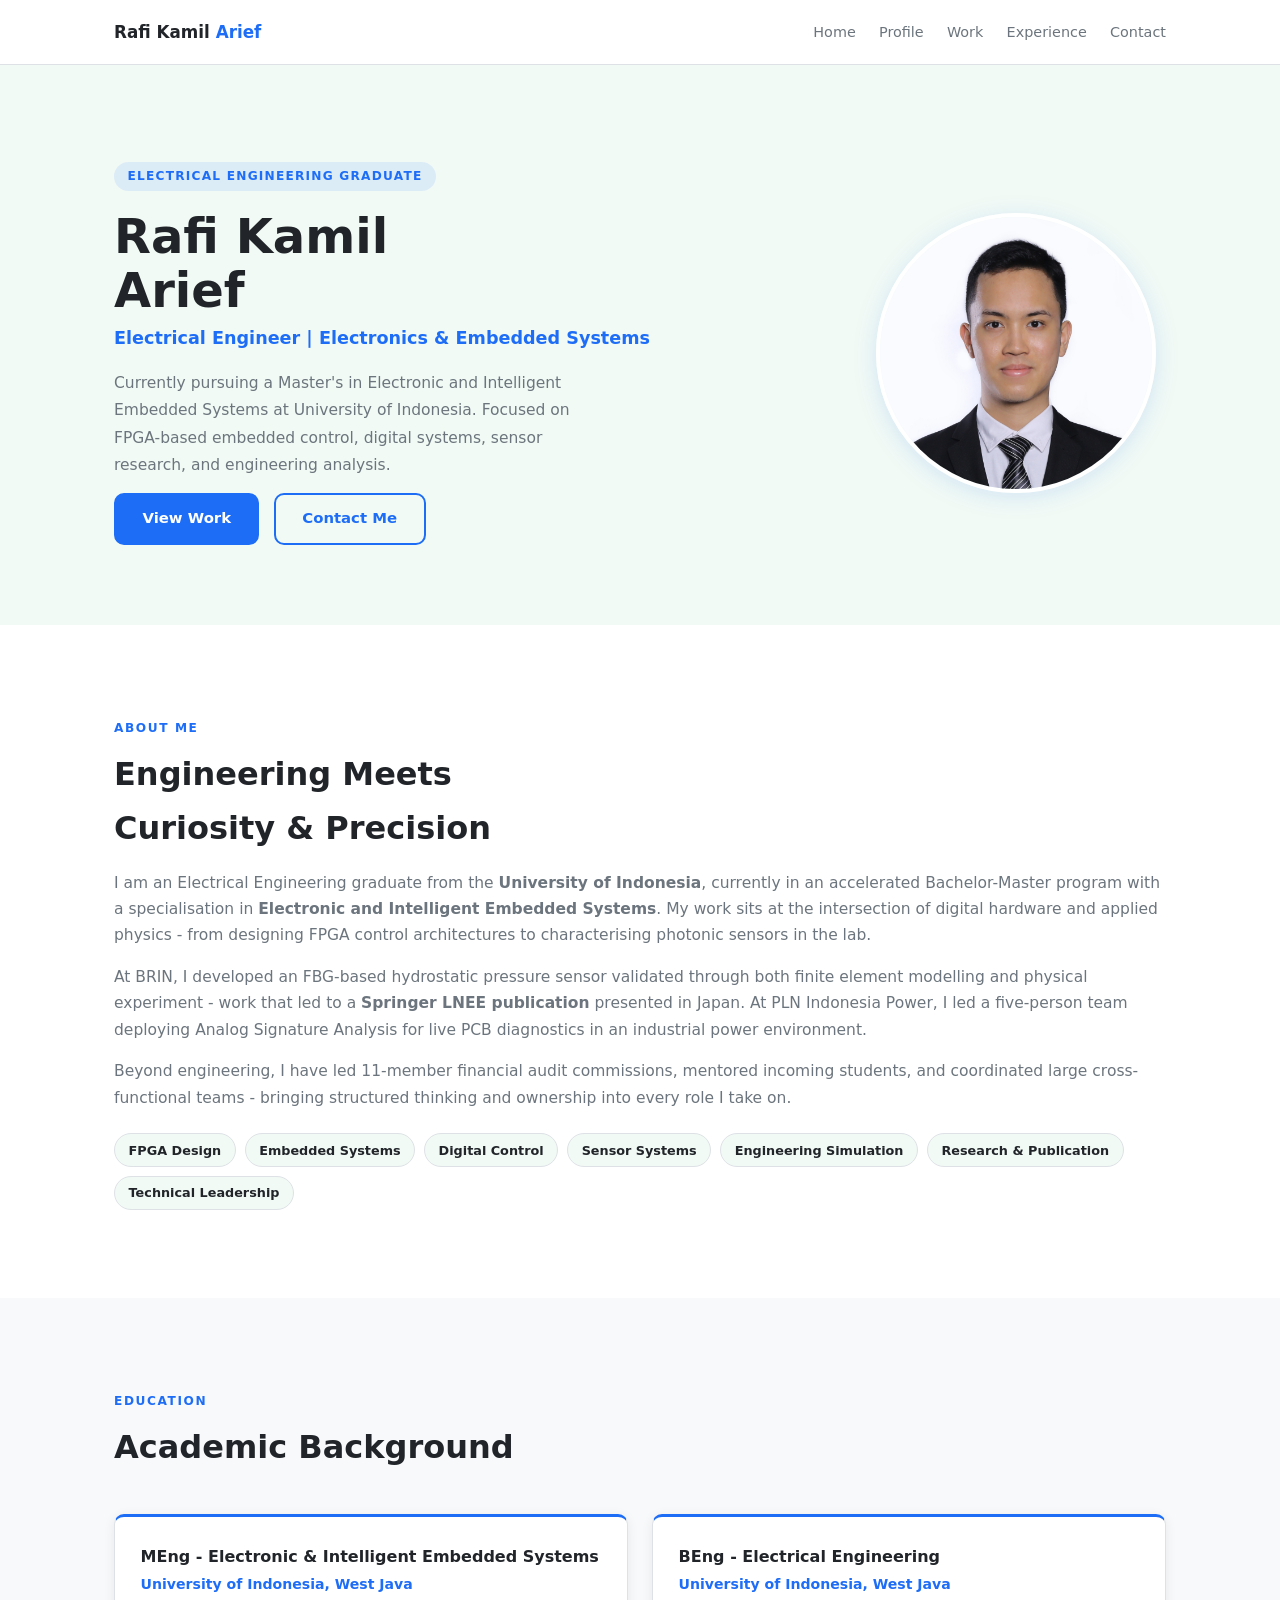
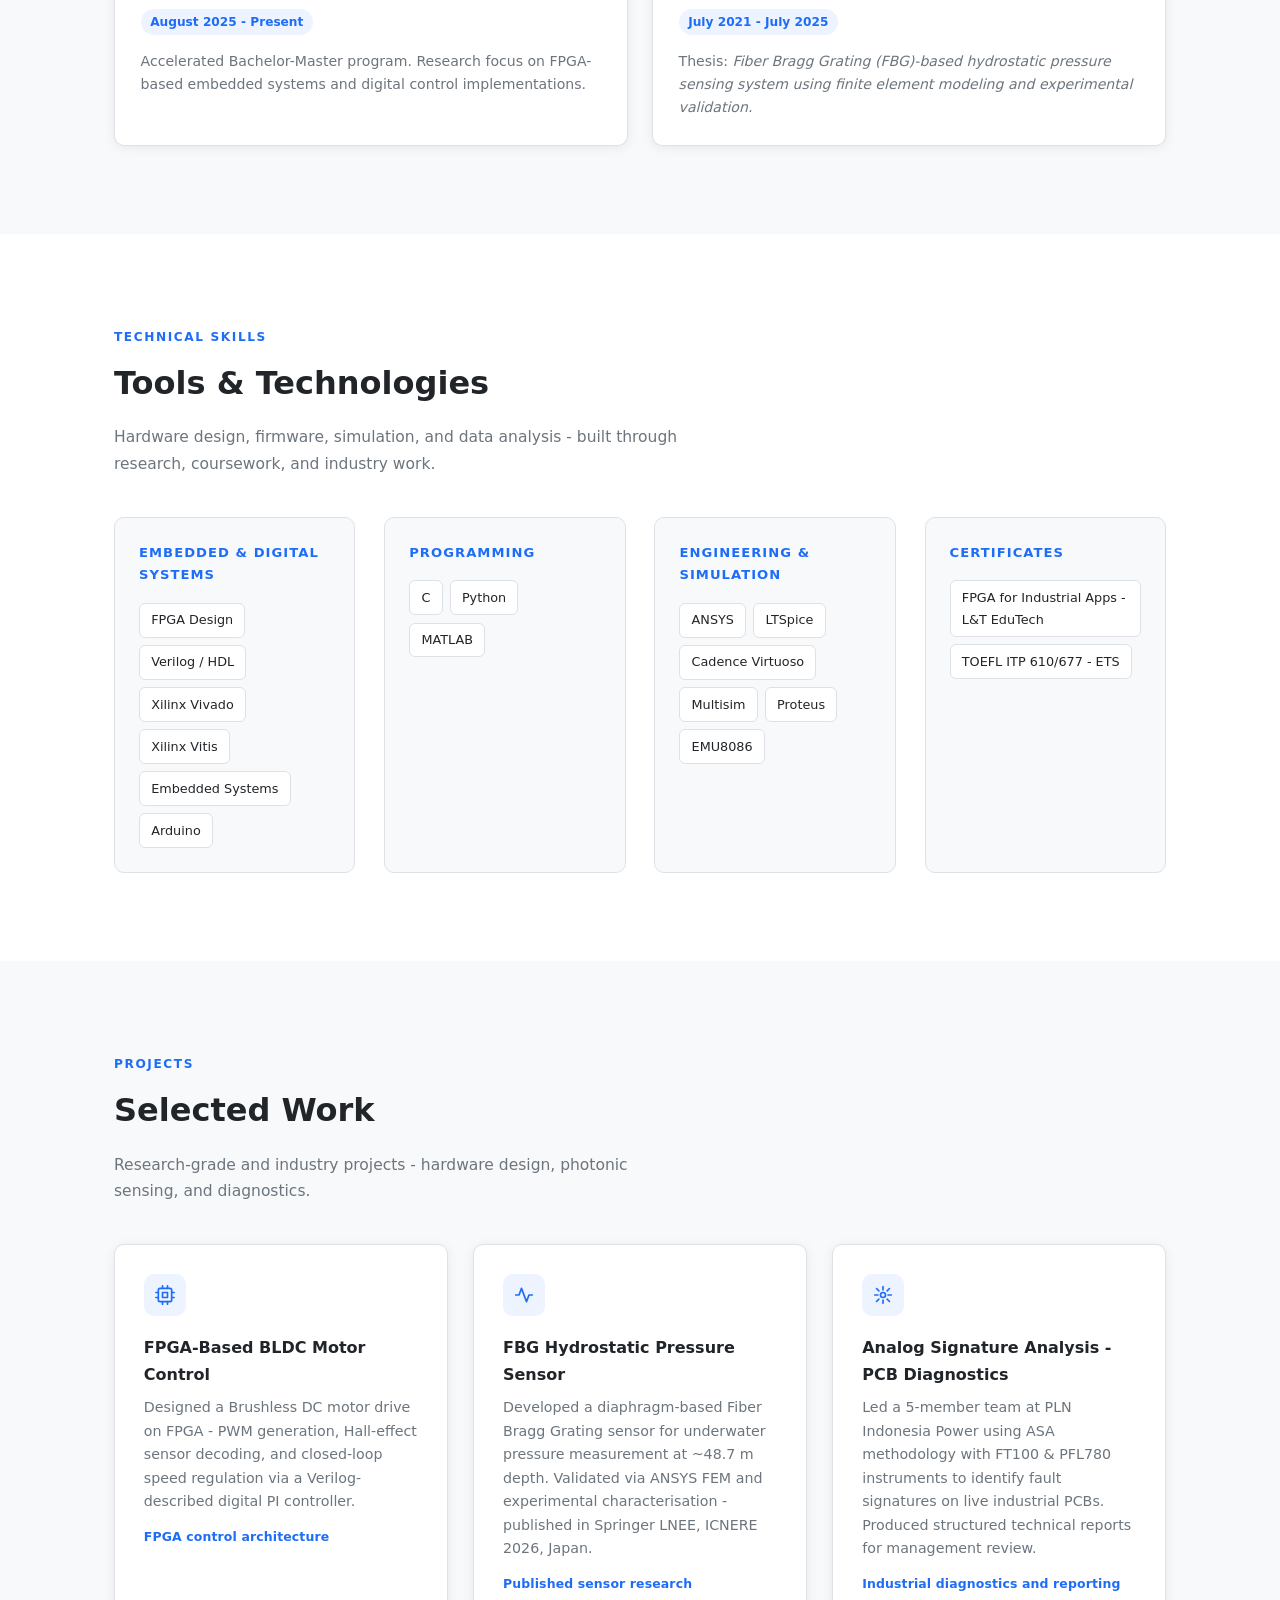
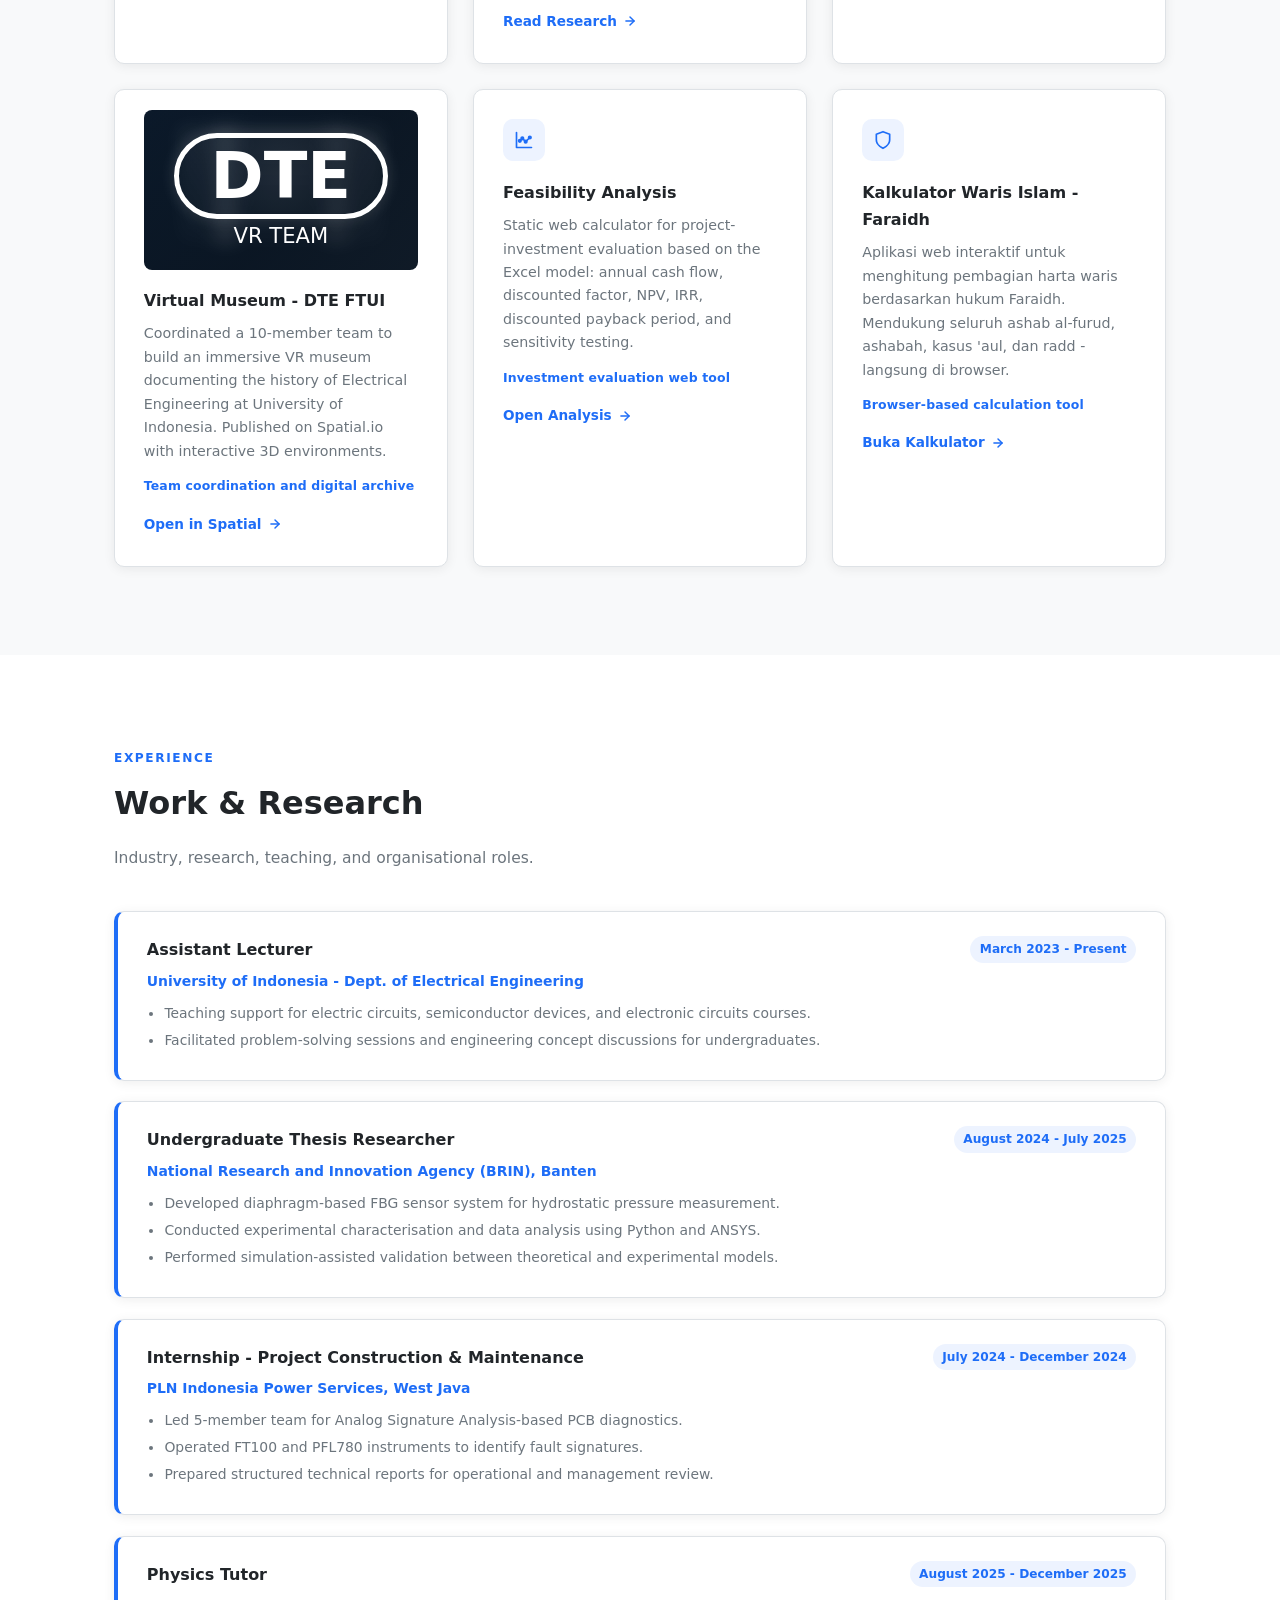
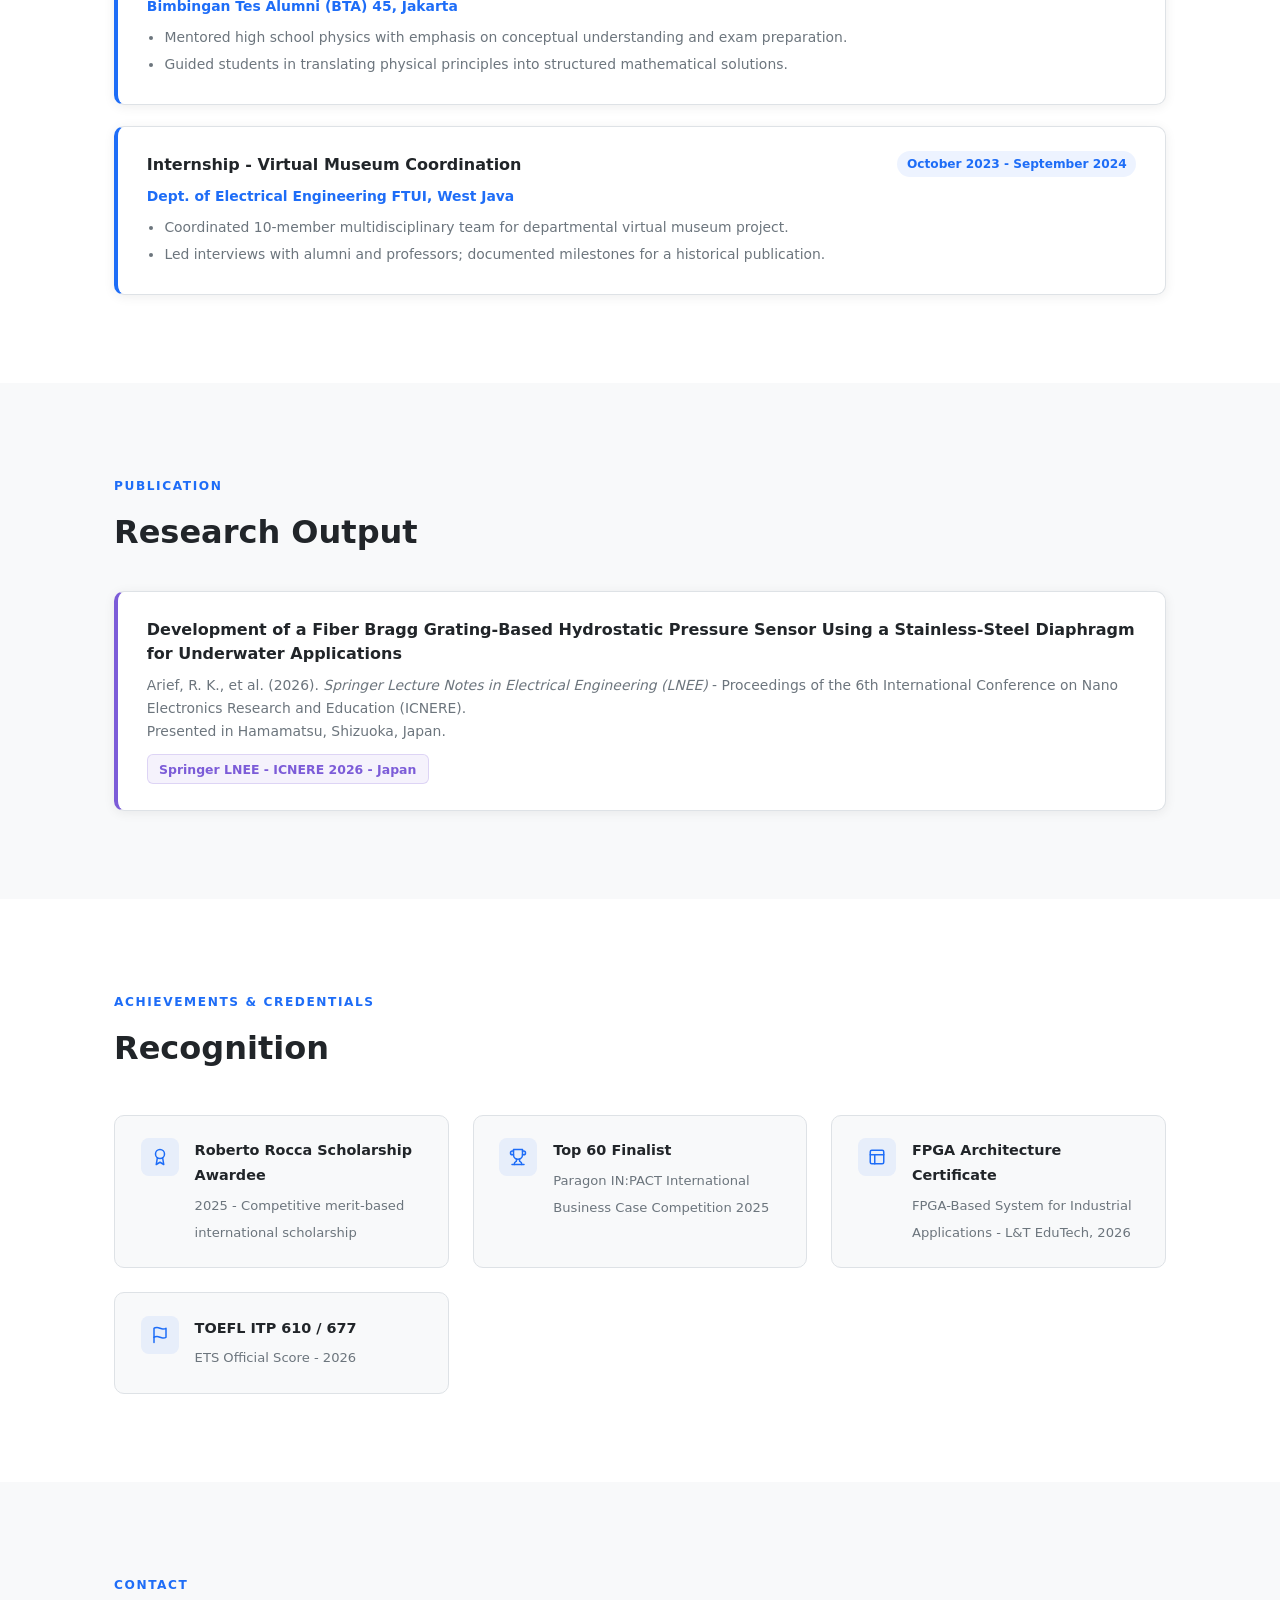
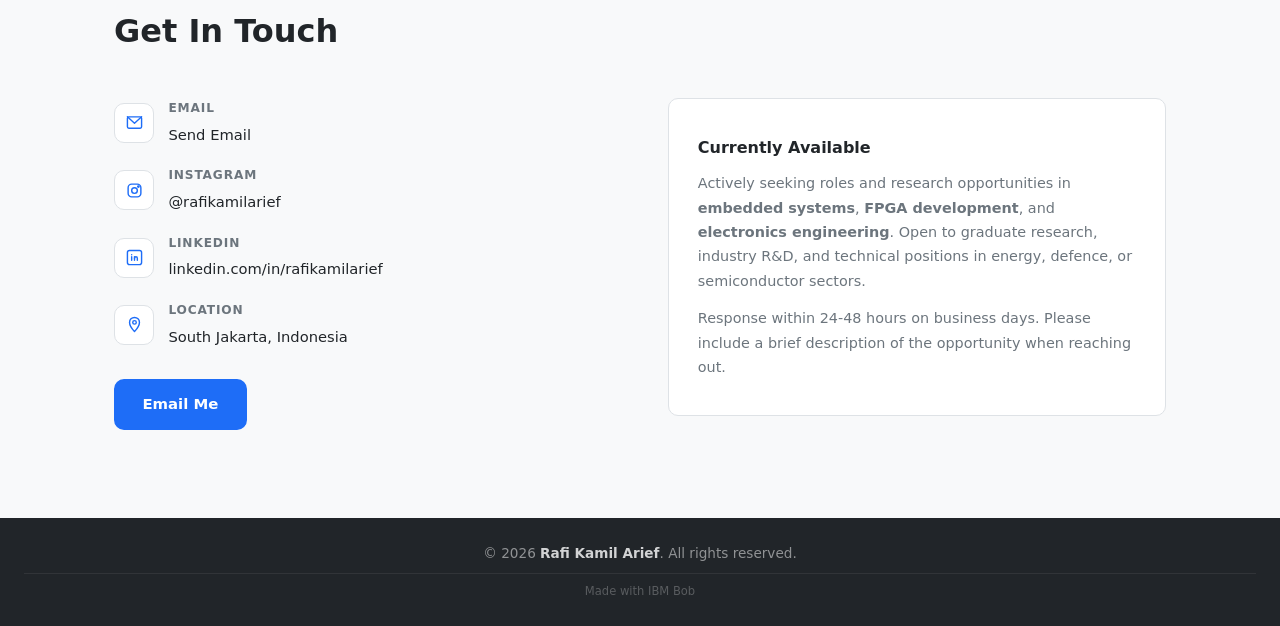
<file: index.html>
﻿<!DOCTYPE html>
<html lang="en">
<head>
  <meta charset="UTF-8" />
  <meta name="viewport" content="width=device-width, initial-scale=1.0" />
  <title>Rafi Kamil Arief - Electrical Engineer</title>
  <style>
/* -- CSS VARIABLES ------------------------------- */
    :root {
      --primary-color: #f2faf5;
      --accent-color:  #1e6df7;
      --bg-light:      #F8F9FA;
      --text-dark:     #212529;
      --white:         #FFFFFF;
      --text-muted:    #6c757d;
      --border-color:  #dee2e6;
      --card-shadow:   0 2px 12px rgba(0,0,0,0.07);
      --radius:        10px;
      --transition:    0.3s ease;
      --max-width:     1100px;
    }

    /* -- CSS RESET ----------------------------------- */
    *, *::before, *::after { box-sizing: border-box; margin: 0; padding: 0; }

    html { scroll-behavior: smooth; font-size: 16px; }

    body {
      font-family: -apple-system, "Segoe UI", system-ui, sans-serif;
      color: var(--text-dark);
      background: var(--white);
      line-height: 1.7;
    }

    img { display: block; max-width: 100%; }
    a   { color: inherit; text-decoration: none; }
    ul  { list-style: none; }

    /* -- UTILITY ------------------------------------- */
    .container {
      width: 100%;
      max-width: var(--max-width);
      margin: 0 auto;
      padding: 0 1.5rem;
    }

    .section-label {
      display: inline-block;
      font-size: 0.76rem;
      font-weight: 700;
      letter-spacing: 0.13em;
      text-transform: uppercase;
      color: var(--accent-color);
      margin-bottom: 0.5rem;
    }

    .section-title {
      font-size: clamp(1.55rem, 3vw, 2rem);
      font-weight: 700;
      color: var(--text-dark);
      margin-bottom: 0.9rem;
    }

    .section-subtitle {
      font-size: 0.97rem;
      color: var(--text-muted);
      max-width: 580px;
    }

    section { padding: 88px 0; }

    /* -- BUTTONS ------------------------------------- */
    .btn {
      display: inline-block;
      padding: 0.7rem 1.65rem;
      border-radius: var(--radius);
      font-size: 0.93rem;
      font-weight: 600;
      cursor: pointer;
      transition: all var(--transition);
      border: 2px solid transparent;
    }

    .btn-primary {
      background: var(--accent-color);
      color: var(--white);
      border-color: var(--accent-color);
    }
    .btn-primary:hover {
      background: #155dcc;
      border-color: #155dcc;
      transform: translateY(-2px);
    }

    .btn-secondary {
      background: transparent;
      color: var(--accent-color);
      border-color: var(--accent-color);
    }
    .btn-secondary:hover {
      background: var(--accent-color);
      color: var(--white);
      transform: translateY(-2px);
    }

    /* -- NAVIGATION ---------------------------------- */
    #nav-toggle { display: none; }

    header {
      position: sticky;
      top: 0;
      z-index: 1000;
      background: rgba(255,255,255,0.97);
      border-bottom: 1px solid var(--border-color);
    }

    nav {
      display: flex;
      align-items: center;
      justify-content: space-between;
      height: 64px;
      padding: 0 1.5rem;
      max-width: var(--max-width);
      margin: 0 auto;
      position: relative;
    }

    .nav-logo {
      font-size: 1.05rem;
      font-weight: 700;
      color: var(--text-dark);
      flex-shrink: 0;
    }
    .nav-logo span { color: var(--accent-color); }

    .nav-links {
      display: flex;
      align-items: center;
      gap: 1.45rem;
    }
    .nav-links a {
      font-size: 0.9rem;
      font-weight: 500;
      color: var(--text-muted);
      transition: color var(--transition);
    }
    .nav-links a:hover { color: var(--accent-color); }

    .nav-hamburger {
      display: none;
      flex-direction: column;
      justify-content: center;
      gap: 4px;
      width: 40px;
      height: 40px;
      padding: 0 10px;
      border: 1px solid var(--border-color);
      border-radius: 8px;
      background: var(--white);
      cursor: pointer;
    }
    .nav-hamburger span {
      display: block;
      height: 2px;
      background: var(--text-dark);
      border-radius: 2px;
      transition: all var(--transition);
    }

    @media (max-width: 768px) {
      .nav-hamburger { display: flex; }
      .nav-links {
        position: fixed;
        top: 72px;
        left: 1rem;
        right: 1rem;
        z-index: 1001;
        background: var(--white);
        border: 1px solid var(--border-color);
        border-radius: 10px;
        box-shadow: 0 16px 40px rgba(15,23,42,0.12);
        flex-direction: column;
        align-items: flex-start;
        gap: 0;
        max-height: 0;
        overflow: hidden;
        transition: max-height var(--transition);
      }
      .nav-links a {
        width: 100%;
        padding: 0.95rem 1rem;
        border-bottom: 1px solid var(--bg-light);
        font-size: 0.94rem;
      }
      .nav-links li { width: 100%; }
      .nav-links li:last-child a { border-bottom: 0; }
      #nav-toggle:checked ~ .nav-links    { max-height: calc(100vh - 96px); overflow-y: auto; }
      #nav-toggle:checked ~ .nav-hamburger span:nth-child(1) { transform: translateY(6px) rotate(45deg); }
      #nav-toggle:checked ~ .nav-hamburger span:nth-child(2) { opacity: 0; }
      #nav-toggle:checked ~ .nav-hamburger span:nth-child(3) { transform: translateY(-6px) rotate(-45deg); }
    }

    /* -- HERO ---------------------------------------- */
    #home {
      background: var(--primary-color);
      padding: 96px 0 80px;
    }

    .hero-inner {
      display: flex;
      align-items: center;
      justify-content: space-between;
      gap: 3rem;
    }

    .hero-content { flex: 1 1 0; max-width: 560px; }

    .hero-tag {
      display: inline-block;
      background: rgba(30,109,247,0.1);
      color: var(--accent-color);
      font-size: 0.76rem;
      font-weight: 700;
      letter-spacing: 0.1em;
      text-transform: uppercase;
      padding: 0.28rem 0.85rem;
      border-radius: 20px;
      margin-bottom: 1.1rem;
    }

    .hero-name {
      font-size: clamp(2rem, 5vw, 3rem);
      font-weight: 800;
      line-height: 1.13;
      color: var(--text-dark);
      margin-bottom: 0.45rem;
    }

    .hero-role {
      font-size: clamp(0.95rem, 2vw, 1.1rem);
      font-weight: 600;
      color: var(--accent-color);
      margin-bottom: 1rem;
    }

    .hero-desc {
      font-size: 0.97rem;
      color: var(--text-muted);
      margin-bottom: 0.9rem;
      max-width: 480px;
      line-height: 1.75;
    }


    .hero-cta { display: flex; flex-wrap: wrap; gap: 0.9rem; }

    .hero-image {
      flex: 0 0 300px;
      display: flex;
      align-items: center;
      justify-content: center;
    }
    .hero-image img {
      width: 280px;
      height: 280px;
      border-radius: 50%;
      border: 4px solid var(--white);
      box-shadow: 0 4px 24px rgba(30,109,247,0.15);
      object-fit: cover;
      object-position: center top;
    }

    @media (max-width: 768px) {
      .hero-inner { flex-direction: column-reverse; text-align: center; }
      .hero-content { max-width: 100%; }
      .hero-cta { justify-content: center; }
      .hero-image { flex: none; }
      .hero-image img { width: 200px; height: 200px; }
      .hero-desc { margin: 0 auto 0.9rem; }
    }

    /* -- ABOUT --------------------------------------- */
    #about { background: var(--white); }

    .about-text p {
      color: var(--text-muted);
      margin-bottom: 0.95rem;
      font-size: 0.97rem;
    }

    .about-highlights {
      display: flex;
      flex-wrap: wrap;
      gap: 0.55rem;
      margin-top: 1.4rem;
    }
    .about-highlights span {
      background: var(--primary-color);
      color: var(--text-dark);
      font-size: 0.8rem;
      font-weight: 600;
      padding: 0.32rem 0.85rem;
      border-radius: 20px;
      border: 1px solid var(--border-color);
    }

    /* -- EDUCATION ----------------------------------- */
    #education { background: var(--bg-light); }

    .edu-grid {
      display: grid;
      grid-template-columns: repeat(auto-fit, minmax(300px, 1fr));
      gap: 1.5rem;
      margin-top: 2.5rem;
    }

    .edu-card {
      background: var(--white);
      border: 1px solid var(--border-color);
      border-top: 3px solid var(--accent-color);
      border-radius: var(--radius);
      padding: 1.6rem;
      box-shadow: var(--card-shadow);
      transition: transform var(--transition), box-shadow var(--transition);
    }
    .edu-card:hover {
      transform: translateY(-4px);
      box-shadow: 0 8px 24px rgba(0,0,0,0.09);
    }

    .edu-degree {
      font-size: 1rem;
      font-weight: 700;
      color: var(--text-dark);
      margin-bottom: 0.2rem;
    }
    .edu-school {
      font-size: 0.88rem;
      font-weight: 600;
      color: var(--accent-color);
      margin-bottom: 0.6rem;
    }
    .edu-period {
      display: inline-block;
      font-size: 0.76rem;
      font-weight: 600;
      background: rgba(30,109,247,0.08);
      color: var(--accent-color);
      padding: 0.18rem 0.6rem;
      border-radius: 20px;
      margin-bottom: 0.9rem;
    }
    .edu-details { font-size: 0.88rem; color: var(--text-muted); line-height: 1.65; }

    /* -- SKILLS -------------------------------------- */
    #skills { background: var(--white); }

    .skills-categories {
      display: grid;
      grid-template-columns: repeat(auto-fit, minmax(230px, 1fr));
      gap: 1.8rem;
      margin-top: 2.5rem;
    }

    .skill-category {
      background: var(--bg-light);
      border: 1px solid var(--border-color);
      border-radius: var(--radius);
      padding: 1.5rem;
    }
    .skill-category h3 {
      font-size: 0.82rem;
      font-weight: 700;
      text-transform: uppercase;
      letter-spacing: 0.08em;
      color: var(--accent-color);
      margin-bottom: 1rem;
    }
    .skill-tags { display: flex; flex-wrap: wrap; gap: 0.45rem; }
    .skill-tag {
      background: var(--white);
      border: 1px solid var(--border-color);
      border-radius: 6px;
      padding: 0.35rem 0.7rem;
      font-size: 0.8rem;
      font-weight: 500;
      color: var(--text-dark);
      transition: all var(--transition);
      cursor: default;
    }
    .skill-tag:hover {
      background: var(--accent-color);
      color: var(--white);
      border-color: var(--accent-color);
      transform: translateY(-2px);
    }

    /* -- PORTFOLIO ----------------------------------- */
    #portfolio { background: var(--bg-light); }

    .portfolio-grid {
      display: grid;
      grid-template-columns: repeat(auto-fit, minmax(300px, 1fr));
      gap: 1.6rem;
      margin-top: 2.5rem;
    }

    .portfolio-card {
      background: var(--white);
      border: 1px solid var(--border-color);
      border-radius: var(--radius);
      padding: 1.8rem;
      transition: all var(--transition);
      box-shadow: var(--card-shadow);
    }
    .portfolio-card:hover {
      transform: translateY(-5px);
      box-shadow: 0 10px 30px rgba(0,0,0,0.1);
      border-color: var(--accent-color);
    }

    .pcard-icon {
      width: 42px; height: 42px;
      background: rgba(30,109,247,0.08);
      border-radius: 10px;
      display: flex;
      align-items: center;
      justify-content: center;
      margin-bottom: 1.1rem;
    }
    .pcard-icon svg {
      width: 20px; height: 20px;
      stroke: var(--accent-color);
      fill: none;
      stroke-width: 2;
      stroke-linecap: round;
      stroke-linejoin: round;
    }

    .portfolio-card h3 {
      font-size: 1rem;
      font-weight: 700;
      color: var(--text-dark);
      margin-bottom: 0.5rem;
    }
    .portfolio-card p {
      font-size: 0.89rem;
      color: var(--text-muted);
      margin-bottom: 1.1rem;
      line-height: 1.65;
    }
    .project-meta {
      display: block;
      margin-top: -0.35rem;
      color: var(--accent-color);
      font-size: 0.78rem;
      font-weight: 700;
      letter-spacing: 0.01em;
    }

    .project-link {
      display: inline-flex;
      align-items: center;
      gap: 0.4rem;
      margin-top: 1rem;
      font-size: 0.85rem;
      font-weight: 700;
      color: var(--accent-color);
      transition: opacity 0.2s ease;
    }
    .project-link:hover { opacity: 0.72; }

    /* VR card thumbnail */
    .vr-thumbnail {
      width: 100%;
      height: 160px;
      border-radius: 8px;
      overflow: hidden;
      margin-bottom: 1.1rem;
      position: relative;
      display: flex;
      align-items: center;
      justify-content: center;
      background:
        linear-gradient(rgba(9, 21, 35, 0.72), rgba(9, 21, 35, 0.78)),
        radial-gradient(circle at 50% 42%, rgba(255,255,255,0.18), transparent 28%),
        linear-gradient(135deg, #10243b 0%, #111b26 58%, #262d34 100%);
    }
    .vr-thumbnail::before {
      content: "";
      position: absolute;
      inset: 16px 34px 26px;
      background:
        linear-gradient(90deg, transparent 0 18%, rgba(255,255,255,0.18) 18% 28%, transparent 28% 72%, rgba(255,255,255,0.12) 72% 82%, transparent 82%),
        linear-gradient(rgba(255,255,255,0.12), rgba(255,255,255,0.03));
      filter: blur(9px);
      opacity: 0.55;
    }
    .dte-logo-mark {
      position: relative;
      z-index: 1;
      width: min(78%, 360px);
      color: var(--white);
      text-align: center;
      text-transform: uppercase;
    }
    .dte-logo-oval {
      height: 86px;
      border: 5px solid currentColor;
      border-radius: 999px;
      display: flex;
      align-items: center;
      justify-content: center;
      box-shadow: 0 0 16px rgba(255,255,255,0.14);
    }
    .dte-logo-text {
      font-size: 4rem;
      line-height: 1;
      font-weight: 800;
      letter-spacing: 0;
    }
    .dte-logo-subtitle {
      display: block;
      margin-top: 0.35rem;
      font-size: 1.32rem;
      line-height: 1;
      font-weight: 500;
      letter-spacing: 0;
    }
    .portfolio-card.vr-card { padding: 1.2rem 1.8rem 1.8rem; }

    /* -- EXPERIENCE ---------------------------------- */
    #experience { background: var(--white); }

    .timeline {
      margin-top: 2.5rem;
      display: flex;
      flex-direction: column;
      gap: 1.3rem;
    }

    .timeline-card {
      background: var(--white);
      border: 1px solid var(--border-color);
      border-left: 4px solid var(--accent-color);
      border-radius: var(--radius);
      padding: 1.5rem 1.8rem;
      transition: all var(--transition);
      box-shadow: var(--card-shadow);
    }
    .timeline-card:hover {
      transform: translateY(-3px);
      box-shadow: 0 6px 20px rgba(0,0,0,0.09);
    }

    .tl-header {
      display: flex;
      align-items: flex-start;
      justify-content: space-between;
      flex-wrap: wrap;
      gap: 0.45rem;
      margin-bottom: 0.4rem;
    }
    .tl-role { font-size: 1rem; font-weight: 700; color: var(--text-dark); }
    .tl-period {
      font-size: 0.76rem;
      font-weight: 600;
      color: var(--accent-color);
      background: rgba(30,109,247,0.08);
      padding: 0.18rem 0.6rem;
      border-radius: 20px;
      white-space: nowrap;
    }
    .tl-org {
      font-size: 0.87rem;
      font-weight: 600;
      color: var(--accent-color);
      margin-bottom: 0.5rem;
    }
    .tl-desc { font-size: 0.88rem; color: var(--text-muted); line-height: 1.65; }

    .tl-bullets {
      margin-top: 0.5rem;
      padding-left: 1.1rem;
      list-style: disc;
    }
    .tl-bullets li {
      font-size: 0.87rem;
      color: var(--text-muted);
      margin-bottom: 0.3rem;
      line-height: 1.6;
    }

    /* -- PUBLICATION --------------------------------- */
    #publication { background: var(--bg-light); }

    .pub-card {
      background: var(--white);
      border: 1px solid var(--border-color);
      border-left: 4px solid #7c5cd8;
      border-radius: var(--radius);
      padding: 1.6rem 1.8rem;
      box-shadow: var(--card-shadow);
      margin-top: 2rem;
      transition: all var(--transition);
    }
    .pub-card:hover {
      transform: translateY(-3px);
      box-shadow: 0 6px 20px rgba(0,0,0,0.09);
    }
    .pub-title { font-size: 1rem; font-weight: 700; color: var(--text-dark); margin-bottom: 0.5rem; line-height: 1.5; }
    .pub-meta  { font-size: 0.87rem; color: var(--text-muted); line-height: 1.65; }
    .pub-venue {
      display: inline-block;
      margin-top: 0.7rem;
      background: rgba(124,92,216,0.08);
      color: #7c5cd8;
      border: 1px solid rgba(124,92,216,0.2);
      font-size: 0.78rem;
      font-weight: 600;
      padding: 0.22rem 0.7rem;
      border-radius: 6px;
    }

    /* -- ACHIEVEMENTS & CERTS ------------------------ */
    #achievements { background: var(--white); }

    .ach-grid {
      display: grid;
      grid-template-columns: repeat(auto-fit, minmax(280px, 1fr));
      gap: 1.5rem;
      margin-top: 2.5rem;
    }

    .ach-card {
      background: var(--bg-light);
      border: 1px solid var(--border-color);
      border-radius: var(--radius);
      padding: 1.4rem 1.6rem;
      display: flex;
      gap: 1rem;
      align-items: flex-start;
      transition: all var(--transition);
    }
    .ach-card:hover {
      transform: translateY(-3px);
      box-shadow: var(--card-shadow);
      background: var(--white);
    }
    .ach-icon {
      width: 38px; height: 38px; flex-shrink: 0;
      background: rgba(30,109,247,0.08);
      border-radius: 8px;
      display: flex; align-items: center; justify-content: center;
    }
    .ach-icon svg {
      width: 18px; height: 18px;
      stroke: var(--accent-color);
      fill: none;
      stroke-width: 2;
      stroke-linecap: round;
      stroke-linejoin: round;
    }
    .ach-body strong {
      display: block;
      font-size: 0.9rem;
      font-weight: 700;
      color: var(--text-dark);
      margin-bottom: 0.2rem;
    }
    .ach-body span {
      font-size: 0.82rem;
      color: var(--text-muted);
    }

    /* -- CONTACT ------------------------------------- */
    #contact { background: var(--bg-light); }

    .contact-inner {
      display: grid;
      grid-template-columns: 1fr 1fr;
      gap: 3.5rem;
      align-items: start;
      margin-top: 2.5rem;
    }

    .contact-items { display: flex; flex-direction: column; gap: 1.1rem; }

    .contact-item { display: flex; align-items: center; gap: 0.9rem; }

    .ci-icon {
      width: 40px; height: 40px;
      background: var(--white);
      border: 1px solid var(--border-color);
      border-radius: 10px;
      display: flex; align-items: center; justify-content: center;
      flex-shrink: 0;
    }
    .ci-icon svg {
      width: 17px; height: 17px;
      stroke: var(--accent-color);
      fill: none;
      stroke-width: 2;
      stroke-linecap: round;
      stroke-linejoin: round;
    }

    .ci-text strong {
      display: block;
      font-size: 0.76rem;
      font-weight: 700;
      color: var(--text-muted);
      text-transform: uppercase;
      letter-spacing: 0.07em;
      margin-bottom: 0.12rem;
    }
    .ci-text a, .ci-text span {
      font-size: 0.92rem;
      color: var(--text-dark);
      transition: color var(--transition);
    }
    .ci-text a:hover { color: var(--accent-color); }

    .contact-cta { margin-top: 1.8rem; }

    .contact-aside {
      background: var(--white);
      border: 1px solid var(--border-color);
      border-radius: var(--radius);
      padding: 2.2rem 1.8rem;
    }
    .contact-aside h3 {
      font-size: 1rem; font-weight: 700;
      margin-bottom: 0.6rem; color: var(--text-dark);
    }
    .contact-aside p {
      font-size: 0.9rem;
      color: var(--text-muted);
      line-height: 1.7;
      margin-bottom: 0.8rem;
    }
    .contact-aside p:last-child { margin-bottom: 0; }

    @media (max-width: 768px) {
      .contact-inner { grid-template-columns: 1fr; gap: 2rem; }
    }

    /* -- FOOTER -------------------------------------- */
    footer {
      background: var(--text-dark);
      color: rgba(255,255,255,0.5);
      text-align: center;
      padding: 1.5rem 1.5rem;
      font-size: 0.85rem;
    }
    footer span { color: rgba(255,255,255,0.8); font-weight: 600; }
    .made-with {
      margin-top: 0.5rem;
      font-size: 0.72rem;
      color: rgba(255,255,255,0.25);
      border-top: 1px solid rgba(255,255,255,0.07);
      padding-top: 0.5rem;
    }

</style>
  <script>
document.querySelectorAll(".nav-links a").forEach((link) => {
  link.addEventListener("click", () => {
    const toggle = document.getElementById("nav-toggle");
    if (toggle) toggle.checked = false;
  });
});
</script>
</head>
<body>

  <!-- -- NAVIGATION --------------------------------- -->
  <header>
    <nav>
      <a class="nav-logo" href="#home">Rafi Kamil <span>Arief</span></a>
      <input type="checkbox" id="nav-toggle" aria-hidden="true" />
      <label class="nav-hamburger" for="nav-toggle" aria-label="Toggle navigation">
        <span></span><span></span><span></span>
      </label>
      <ul class="nav-links" role="list">
        <li><a href="#home">Home</a></li>
        <li><a href="#about">Profile</a></li>
        <li><a href="#portfolio">Work</a></li>
        <li><a href="#experience">Experience</a></li>
        <li><a href="#contact">Contact</a></li>
      </ul>
    </nav>
  </header>


  <!-- -- HERO --------------------------------------- -->
  <section id="home">
    <div class="container">
      <div class="hero-inner">

        <div class="hero-content">
          <span class="hero-tag">Electrical Engineering Graduate</span>
          <h1 class="hero-name">Rafi Kamil<br>Arief</h1>
          <p class="hero-role">Electrical Engineer | Electronics &amp; Embedded Systems</p>
          <p class="hero-desc">
            Currently pursuing a Master's in Electronic and Intelligent Embedded Systems
            at University of Indonesia. Focused on FPGA-based embedded control,
            digital systems, sensor research, and engineering analysis.
          </p>
          <div class="hero-cta">
            <a href="#portfolio" class="btn btn-primary">View Work</a>
            <a href="#contact"   class="btn btn-secondary">Contact Me</a>
          </div>
        </div>

        <div class="hero-image">
          <img src="rafikamilarief-jpg.jpg" alt="Rafi Kamil Arief" />
        </div>

      </div>
    </div>
  </section>


  <!-- -- ABOUT --------------------------------------- -->
  <section id="about">
    <div class="container">
      <span class="section-label">About Me</span>
      <h2 class="section-title">Engineering Meets<br>Curiosity &amp; Precision</h2>
      <div class="about-text">
        <p>
          I am an Electrical Engineering graduate from the <strong>University of Indonesia</strong>,
          currently in an accelerated Bachelor-Master program with a specialisation in
          <strong>Electronic and Intelligent Embedded Systems</strong>.
          My work sits at the intersection of digital hardware and applied physics -
          from designing FPGA control architectures to characterising photonic sensors in the lab.
        </p>
        <p>
          At BRIN, I developed an FBG-based hydrostatic pressure sensor validated
          through both finite element modelling and physical experiment - work that led
          to a <strong>Springer LNEE publication</strong> presented in Japan.
          At PLN Indonesia Power, I led a five-person team deploying Analog Signature
          Analysis for live PCB diagnostics in an industrial power environment.
        </p>
        <p>
          Beyond engineering, I have led 11-member financial audit commissions,
          mentored incoming students, and coordinated large cross-functional teams -
          bringing structured thinking and ownership into every role I take on.
        </p>
        <div class="about-highlights">
          <span>FPGA Design</span>
          <span>Embedded Systems</span>
          <span>Digital Control</span>
          <span>Sensor Systems</span>
          <span>Engineering Simulation</span>
          <span>Research &amp; Publication</span>
          <span>Technical Leadership</span>
        </div>
      </div>
    </div>
  </section>


  <!-- -- EDUCATION ----------------------------------- -->
  <section id="education">
    <div class="container">
      <span class="section-label">Education</span>
      <h2 class="section-title">Academic Background</h2>
      <div class="edu-grid">

        <div class="edu-card">
          <p class="edu-degree">MEng - Electronic &amp; Intelligent Embedded Systems</p>
          <p class="edu-school">University of Indonesia, West Java</p>
          <span class="edu-period">August 2025 - Present</span>
          <p class="edu-details">
            Accelerated Bachelor-Master program. Research focus on FPGA-based
            embedded systems and digital control implementations.
          </p>
        </div>

        <div class="edu-card">
          <p class="edu-degree">BEng - Electrical Engineering</p>
          <p class="edu-school">University of Indonesia, West Java</p>
          <span class="edu-period">July 2021 - July 2025</span>
          <p class="edu-details">
            Thesis: <em>Fiber Bragg Grating (FBG)-based hydrostatic pressure sensing
            system using finite element modeling and experimental validation.</em>
          </p>
        </div>

      </div>
    </div>
  </section>


  <!-- -- SKILLS -------------------------------------- -->
  <section id="skills">
    <div class="container">
      <span class="section-label">Technical Skills</span>
      <h2 class="section-title">Tools &amp; Technologies</h2>
      <p class="section-subtitle">
        Hardware design, firmware, simulation, and data analysis -
        built through research, coursework, and industry work.
      </p>

      <div class="skills-categories">

        <div class="skill-category">
          <h3>Embedded &amp; Digital Systems</h3>
          <div class="skill-tags">
            <span class="skill-tag">FPGA Design</span>
            <span class="skill-tag">Verilog / HDL</span>
            <span class="skill-tag">Xilinx Vivado</span>
            <span class="skill-tag">Xilinx Vitis</span>
            <span class="skill-tag">Embedded Systems</span>
            <span class="skill-tag">Arduino</span>
          </div>
        </div>

        <div class="skill-category">
          <h3>Programming</h3>
          <div class="skill-tags">
            <span class="skill-tag">C</span>
            <span class="skill-tag">Python</span>
            <span class="skill-tag">MATLAB</span>
          </div>
        </div>

        <div class="skill-category">
          <h3>Engineering &amp; Simulation</h3>
          <div class="skill-tags">
            <span class="skill-tag">ANSYS</span>
            <span class="skill-tag">LTSpice</span>
            <span class="skill-tag">Cadence Virtuoso</span>
            <span class="skill-tag">Multisim</span>
            <span class="skill-tag">Proteus</span>
            <span class="skill-tag">EMU8086</span>
          </div>
        </div>

        <div class="skill-category">
          <h3>Certificates</h3>
          <div class="skill-tags">
            <span class="skill-tag">FPGA for Industrial Apps - L&amp;T EduTech</span>
            <span class="skill-tag">TOEFL ITP 610/677 - ETS</span>
          </div>
        </div>

      </div>
    </div>
  </section>


  <!-- -- PORTFOLIO ----------------------------------- -->
  <section id="portfolio">
    <div class="container">
      <span class="section-label">Projects</span>
      <h2 class="section-title">Selected Work</h2>
      <p class="section-subtitle">
        Research-grade and industry projects - hardware design, photonic sensing, and diagnostics.
      </p>

      <div class="portfolio-grid">

        <article class="portfolio-card">
          <div class="pcard-icon">
            <svg viewBox="0 0 24 24"><rect x="4" y="4" width="16" height="16" rx="2"/><path d="M9 9h6v6H9z"/><path d="M9 1v3M15 1v3M9 20v3M15 20v3M1 9h3M1 15h3M20 9h3M20 15h3"/></svg>
          </div>
          <h3>FPGA-Based BLDC Motor Control</h3>
          <p>
            Designed a Brushless DC motor drive on FPGA - PWM generation,
            Hall-effect sensor decoding, and closed-loop speed regulation
            via a Verilog-described digital PI controller.
          </p>
          <span class="project-meta">FPGA control architecture</span>
        </article>

        <article class="portfolio-card">
          <div class="pcard-icon">
            <svg viewBox="0 0 24 24"><polyline points="22 12 18 12 15 20 9 4 6 12 2 12"/></svg>
          </div>
          <h3>FBG Hydrostatic Pressure Sensor</h3>
          <p>
            Developed a diaphragm-based Fiber Bragg Grating sensor for underwater
            pressure measurement at ~48.7 m depth. Validated via ANSYS FEM and
            experimental characterisation - published in Springer LNEE, ICNERE 2026, Japan.
          </p>
          <span class="project-meta">Published sensor research</span>
          <a href="projects/fbg-research/index.html" class="project-link">
            Read Research
            <svg width="14" height="14" viewBox="0 0 24 24" fill="none" stroke="currentColor" stroke-width="2.5" stroke-linecap="round" stroke-linejoin="round"><line x1="5" y1="12" x2="19" y2="12"/><polyline points="12 5 19 12 12 19"/></svg>
          </a>
        </article>

        <article class="portfolio-card">
          <div class="pcard-icon">
            <svg viewBox="0 0 24 24"><circle cx="12" cy="12" r="3"/><path d="M12 2v4M12 18v4M4.22 4.22l2.83 2.83M16.95 16.95l2.83 2.83M2 12h4M18 12h4M4.22 19.78l2.83-2.83M16.95 7.05l2.83-2.83"/></svg>
          </div>
          <h3>Analog Signature Analysis - PCB Diagnostics</h3>
          <p>
            Led a 5-member team at PLN Indonesia Power using ASA methodology
            with FT100 &amp; PFL780 instruments to identify fault signatures
            on live industrial PCBs. Produced structured technical reports
            for management review.
          </p>
          <span class="project-meta">Industrial diagnostics and reporting</span>
        </article>

        <!-- Project 4: VR Museum -->
        <article class="portfolio-card vr-card">
          <a href="https://www.spatial.io/s/Museum-VR-Sejarah-DTE-FTUI-66c4453c0300d9b2b814d2d7?share=8188769410225588882"
             target="_blank" rel="noopener" aria-label="Open Virtual Museum DTE FTUI in Spatial"
             style="display:block; color:inherit; text-decoration:none;">
            <!-- VR thumbnail logo -->
            <div class="vr-thumbnail">
              <div class="dte-logo-mark" aria-hidden="true">
                <div class="dte-logo-oval">
                  <span class="dte-logo-text">DTE</span>
                </div>
                <span class="dte-logo-subtitle">VR TEAM</span>
              </div>
            </div>
          </a>
          <h3>Virtual Museum - DTE FTUI</h3>
          <p>
            Coordinated a 10-member team to build an immersive VR museum documenting
            the history of Electrical Engineering at University of Indonesia.
            Published on Spatial.io with interactive 3D environments.
          </p>
          <span class="project-meta">Team coordination and digital archive</span>
          <a href="https://www.spatial.io/s/Museum-VR-Sejarah-DTE-FTUI-66c4453c0300d9b2b814d2d7?share=8188769410225588882"
             target="_blank" rel="noopener" class="project-link">
            Open in Spatial
            <svg width="14" height="14" viewBox="0 0 24 24" fill="none" stroke="currentColor" stroke-width="2.5" stroke-linecap="round" stroke-linejoin="round"><line x1="5" y1="12" x2="19" y2="12"/><polyline points="12 5 19 12 12 19"/></svg>
          </a>
        </article>

        <article class="portfolio-card">
          <div class="pcard-icon">
            <svg viewBox="0 0 24 24"><path d="M3 3v18h18"/><path d="m19 9-5 5-4-4-3 3"/><circle cx="19" cy="9" r="1.5"/><circle cx="14" cy="14" r="1.5"/><circle cx="10" cy="10" r="1.5"/><circle cx="7" cy="13" r="1.5"/></svg>
          </div>
          <h3>Feasibility Analysis</h3>
          <p>
            Static web calculator for project-investment evaluation based on
            the Excel model: annual cash flow, discounted factor, NPV, IRR,
            discounted payback period, and sensitivity testing.
          </p>
          <span class="project-meta">Investment evaluation web tool</span>
          <a href="projects/feasibility-analysis/index.html" class="project-link">
            Open Analysis
            <svg width="14" height="14" viewBox="0 0 24 24" fill="none" stroke="currentColor" stroke-width="2.5" stroke-linecap="round" stroke-linejoin="round"><line x1="5" y1="12" x2="19" y2="12"/><polyline points="12 5 19 12 12 19"/></svg>
          </a>
        </article>

        <!-- Project 5: Kalkulator Waris -->
        <article class="portfolio-card">
          <div class="pcard-icon">
            <svg viewBox="0 0 24 24"><path d="M12 22s8-4 8-10V5l-8-3-8 3v7c0 6 8 10 8 10z"/></svg>
          </div>
          <h3>Kalkulator Waris Islam - Faraidh</h3>
          <p>
            Aplikasi web interaktif untuk menghitung pembagian harta waris
            berdasarkan hukum Faraidh. Mendukung seluruh ashab al-furud,
            ashabah, kasus 'aul, dan radd - langsung di browser.
          </p>
          <span class="project-meta">Browser-based calculation tool</span>
          <a href="projects/waris/index.html" class="project-link">
            Buka Kalkulator
            <svg width="14" height="14" viewBox="0 0 24 24" fill="none" stroke="currentColor" stroke-width="2.5" stroke-linecap="round" stroke-linejoin="round"><line x1="5" y1="12" x2="19" y2="12"/><polyline points="12 5 19 12 12 19"/></svg>
          </a>
        </article>

      </div>
    </div>
  </section>


  <!-- -- EXPERIENCE ---------------------------------- -->
  <section id="experience">
    <div class="container">
      <span class="section-label">Experience</span>
      <h2 class="section-title">Work &amp; Research</h2>
      <p class="section-subtitle">Industry, research, teaching, and organisational roles.</p>

      <div class="timeline">

        <div class="timeline-card">
          <div class="tl-header">
            <h3 class="tl-role">Assistant Lecturer</h3>
            <span class="tl-period">March 2023 - Present</span>
          </div>
          <p class="tl-org">University of Indonesia - Dept. of Electrical Engineering</p>
          <ul class="tl-bullets">
            <li>Teaching support for electric circuits, semiconductor devices, and electronic circuits courses.</li>
            <li>Facilitated problem-solving sessions and engineering concept discussions for undergraduates.</li>
          </ul>
        </div>

        <div class="timeline-card">
          <div class="tl-header">
            <h3 class="tl-role">Undergraduate Thesis Researcher</h3>
            <span class="tl-period">August 2024 - July 2025</span>
          </div>
          <p class="tl-org">National Research and Innovation Agency (BRIN), Banten</p>
          <ul class="tl-bullets">
            <li>Developed diaphragm-based FBG sensor system for hydrostatic pressure measurement.</li>
            <li>Conducted experimental characterisation and data analysis using Python and ANSYS.</li>
            <li>Performed simulation-assisted validation between theoretical and experimental models.</li>
          </ul>
        </div>

        <div class="timeline-card">
          <div class="tl-header">
            <h3 class="tl-role">Internship - Project Construction &amp; Maintenance</h3>
            <span class="tl-period">July 2024 - December 2024</span>
          </div>
          <p class="tl-org">PLN Indonesia Power Services, West Java</p>
          <ul class="tl-bullets">
            <li>Led 5-member team for Analog Signature Analysis-based PCB diagnostics.</li>
            <li>Operated FT100 and PFL780 instruments to identify fault signatures.</li>
            <li>Prepared structured technical reports for operational and management review.</li>
          </ul>
        </div>

        <div class="timeline-card">
          <div class="tl-header">
            <h3 class="tl-role">Physics Tutor</h3>
            <span class="tl-period">August 2025 - December 2025</span>
          </div>
          <p class="tl-org">Bimbingan Tes Alumni (BTA) 45, Jakarta</p>
          <ul class="tl-bullets">
            <li>Mentored high school physics with emphasis on conceptual understanding and exam preparation.</li>
            <li>Guided students in translating physical principles into structured mathematical solutions.</li>
          </ul>
        </div>

        <div class="timeline-card">
          <div class="tl-header">
            <h3 class="tl-role">Internship - Virtual Museum Coordination</h3>
            <span class="tl-period">October 2023 - September 2024</span>
          </div>
          <p class="tl-org">Dept. of Electrical Engineering FTUI, West Java</p>
          <ul class="tl-bullets">
            <li>Coordinated 10-member multidisciplinary team for departmental virtual museum project.</li>
            <li>Led interviews with alumni and professors; documented milestones for a historical publication.</li>
          </ul>
        </div>

      </div>
    </div>
  </section>


  <!-- -- PUBLICATION ---------------------------------- -->
  <section id="publication">
    <div class="container">
      <span class="section-label">Publication</span>
      <h2 class="section-title">Research Output</h2>

      <div class="pub-card">
        <p class="pub-title">
          Development of a Fiber Bragg Grating-Based Hydrostatic Pressure Sensor
          Using a Stainless-Steel Diaphragm for Underwater Applications
        </p>
        <p class="pub-meta">
          Arief, R. K., et al. (2026). <em>Springer Lecture Notes in Electrical Engineering (LNEE)</em> -
          Proceedings of the 6th International Conference on Nano Electronics Research and Education (ICNERE).
          <br>Presented in Hamamatsu, Shizuoka, Japan.
        </p>
        <span class="pub-venue">Springer LNEE  -  ICNERE 2026  -  Japan</span>
      </div>
    </div>
  </section>


  <!-- -- ACHIEVEMENTS ---------------------------------- -->
  <section id="achievements">
    <div class="container">
      <span class="section-label">Achievements &amp; Credentials</span>
      <h2 class="section-title">Recognition</h2>

      <div class="ach-grid">

        <div class="ach-card">
          <div class="ach-icon">
            <svg viewBox="0 0 24 24"><circle cx="12" cy="8" r="6"/><path d="M15.477 12.89L17 22l-5-3-5 3 1.523-9.11"/></svg>
          </div>
          <div class="ach-body">
            <strong>Roberto Rocca Scholarship Awardee</strong>
            <span>2025 - Competitive merit-based international scholarship</span>
          </div>
        </div>

        <div class="ach-card">
          <div class="ach-icon">
            <svg viewBox="0 0 24 24"><path d="M6 9H4.5a2.5 2.5 0 0 1 0-5H6"/><path d="M18 9h1.5a2.5 2.5 0 0 0 0-5H18"/><path d="M4 22h16"/><path d="M10 14.66V17c0 .55-.47.98-.97 1.21C7.85 18.75 7 20.24 7 22"/><path d="M14 14.66V17c0 .55.47.98.97 1.21C16.15 18.75 17 20.24 17 22"/><path d="M18 2H6v7a6 6 0 0 0 12 0V2z"/></svg>
          </div>
          <div class="ach-body">
            <strong>Top 60 Finalist</strong>
            <span>Paragon IN:PACT International Business Case Competition 2025</span>
          </div>
        </div>

        <div class="ach-card">
          <div class="ach-icon">
            <svg viewBox="0 0 24 24"><rect x="3" y="3" width="18" height="18" rx="2"/><path d="M3 9h18M9 21V9"/></svg>
          </div>
          <div class="ach-body">
            <strong>FPGA Architecture Certificate</strong>
            <span>FPGA-Based System for Industrial Applications - L&amp;T EduTech, 2026</span>
          </div>
        </div>

        <div class="ach-card">
          <div class="ach-icon">
            <svg viewBox="0 0 24 24"><path d="M4 15s1-1 4-1 5 2 8 2 4-1 4-1V3s-1 1-4 1-5-2-8-2-4 1-4 1z"/><line x1="4" y1="22" x2="4" y2="15"/></svg>
          </div>
          <div class="ach-body">
            <strong>TOEFL ITP 610 / 677</strong>
            <span>ETS Official Score - 2026</span>
          </div>
        </div>

      </div>
    </div>
  </section>


  <!-- -- CONTACT -------------------------------------- -->
  <section id="contact">
    <div class="container">
      <span class="section-label">Contact</span>
      <h2 class="section-title">Get In Touch</h2>

      <div class="contact-inner">

        <div>
          <div class="contact-items">

            <div class="contact-item">
              <div class="ci-icon">
                <svg viewBox="0 0 24 24"><rect x="2" y="4" width="20" height="16" rx="2"/><polyline points="2,4 12,13 22,4"/></svg>
              </div>
              <div class="ci-text">
                <strong>Email</strong>
                <a href="mailto:rafi.kamilarief@outlook.com">Send Email</a>
              </div>
            </div>

            <div class="contact-item">
              <div class="ci-icon">
                <svg viewBox="0 0 24 24"><rect x="3" y="3" width="18" height="18" rx="5"/><circle cx="12" cy="12" r="4"/><circle cx="17.5" cy="6.5" r="1"/></svg>
              </div>
              <div class="ci-text">
                <strong>Instagram</strong>
                <a href="https://www.instagram.com/rafikamilarief" target="_blank" rel="noopener">@rafikamilarief</a>
              </div>
            </div>

            <div class="contact-item">
              <div class="ci-icon">
                <svg viewBox="0 0 24 24"><rect x="2" y="2" width="20" height="20" rx="3"/><line x1="8" y1="11" x2="8" y2="16"/><line x1="8" y1="8" x2="8" y2="8.01"/><line x1="12" y1="16" x2="12" y2="11"/><path d="M16 16v-3a2 2 0 0 0-4 0"/></svg>
              </div>
              <div class="ci-text">
                <strong>LinkedIn</strong>
                <a href="https://www.linkedin.com/in/rafikamilarief" target="_blank" rel="noopener">linkedin.com/in/rafikamilarief</a>
              </div>
            </div>

            <div class="contact-item">
              <div class="ci-icon">
                <svg viewBox="0 0 24 24"><path d="M12 2C8.13 2 5 5.13 5 9c0 5.25 7 13 7 13s7-7.75 7-13c0-3.87-3.13-7-7-7z"/><circle cx="12" cy="9" r="2.5"/></svg>
              </div>
              <div class="ci-text">
                <strong>Location</strong>
                <span>South Jakarta, Indonesia</span>
              </div>
            </div>

          </div>

          <div class="contact-cta">
            <a href="mailto:rafi.kamilarief@outlook.com" class="btn btn-primary">Email Me</a>
          </div>
        </div>

        <div class="contact-aside">
          <h3>Currently Available</h3>
          <p>
            Actively seeking roles and research opportunities in
            <strong>embedded systems</strong>, <strong>FPGA development</strong>,
            and <strong>electronics engineering</strong>.
            Open to graduate research, industry R&amp;D, and technical positions
            in energy, defence, or semiconductor sectors.
          </p>
          <p>
            Response within 24-48 hours on business days.
            Please include a brief description of the opportunity when reaching out.
          </p>
        </div>

      </div>
    </div>
  </section>


  <!-- -- FOOTER --------------------------------------- -->
  <footer>
    <p>&copy; 2026 <span>Rafi Kamil Arief</span>. All rights reserved.</p>
    <p class="made-with">Made with IBM Bob</p>
  </footer>

</body>
</html>
</file>
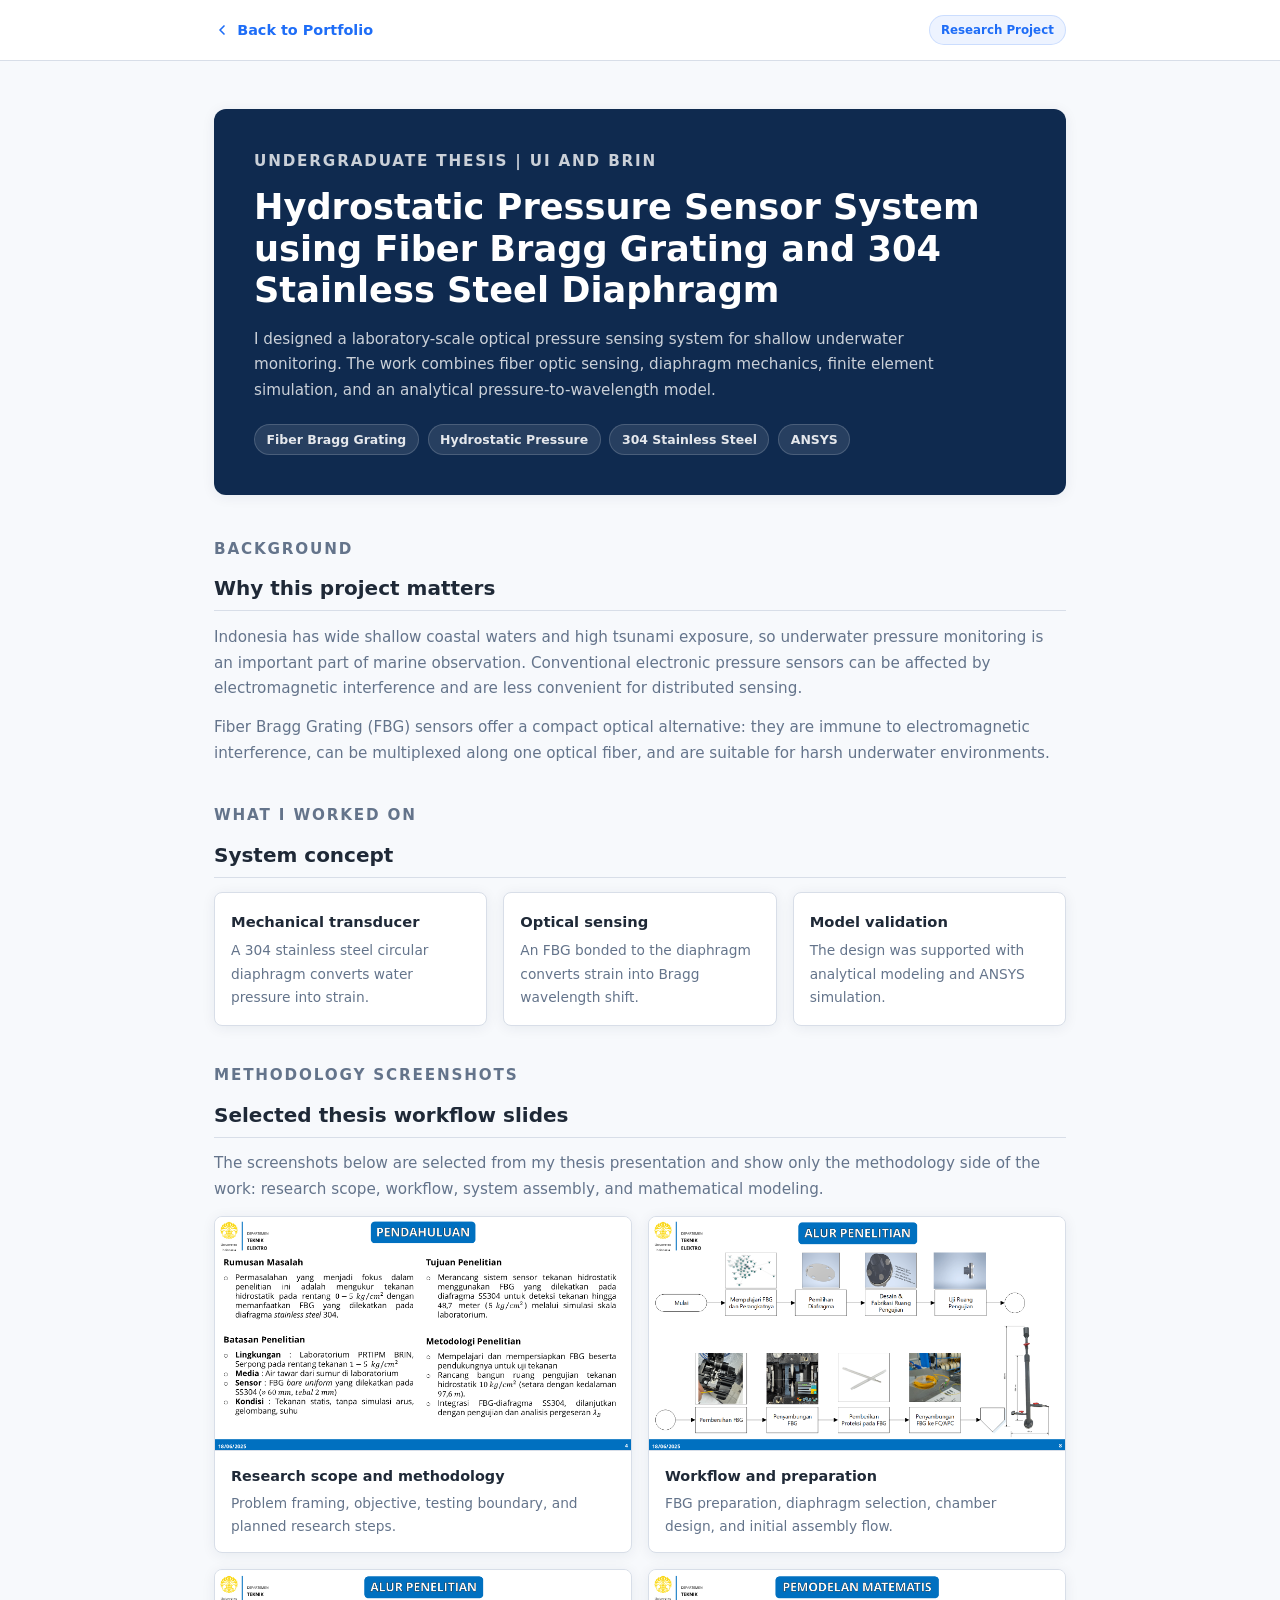
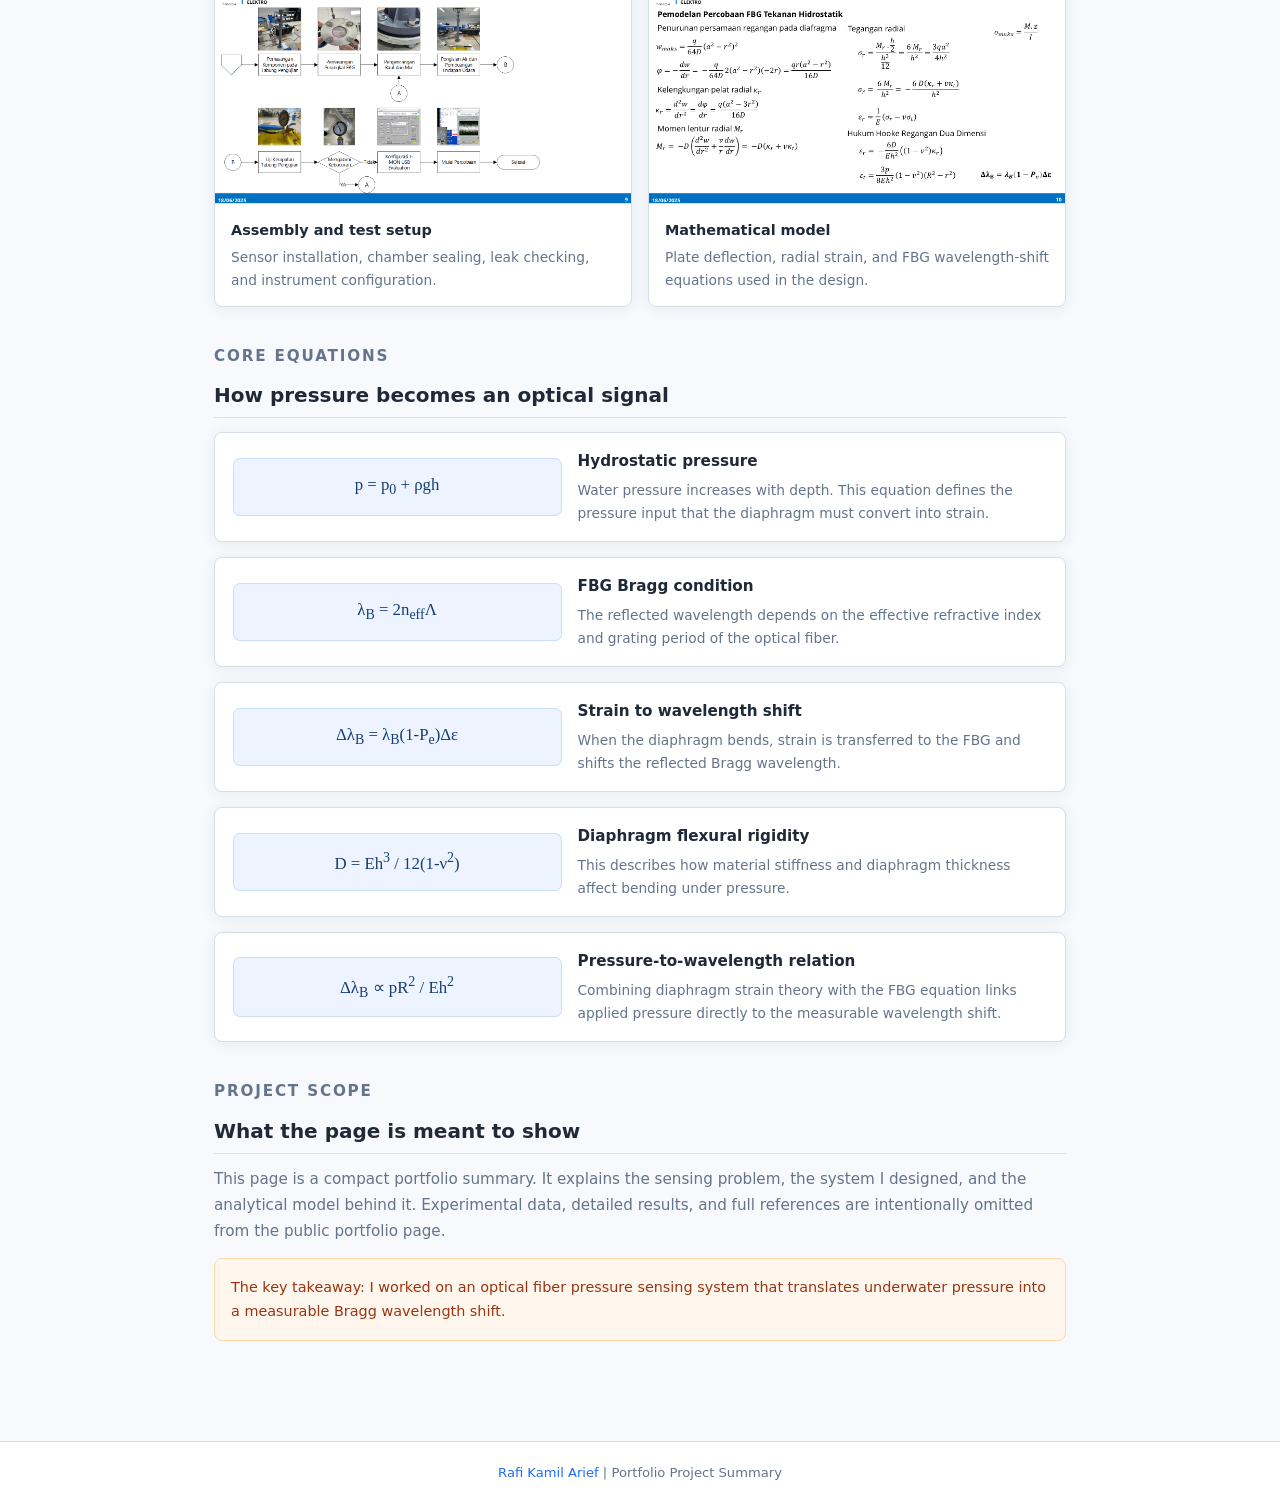
<file: projects/fbg-research/index.html>
<!DOCTYPE html>
<html lang="en">
<head>
  <meta charset="UTF-8" />
  <meta name="viewport" content="width=device-width, initial-scale=1.0" />
  <title>FBG Hydrostatic Pressure Sensor | Rafi Kamil Arief</title>
  <style>
    *, *::before, *::after { box-sizing: border-box; margin: 0; padding: 0; }
    :root {
      --accent: #1e6df7;
      --bg: #f7f9fc;
      --white: #ffffff;
      --dark: #1f2937;
      --muted: #64748b;
      --border: #d8dee8;
      --panel: #eef4ff;
      --radius: 8px;
      --shadow: 0 2px 14px rgba(20, 38, 66, 0.07);
      --max: 900px;
    }

    body {
      font-family: -apple-system, "Segoe UI", system-ui, sans-serif;
      color: var(--dark);
      background: var(--bg);
      line-height: 1.7;
    }

    a { color: var(--accent); text-decoration: none; }
    a:hover { text-decoration: underline; }

    header {
      position: sticky;
      top: 0;
      z-index: 10;
      background: rgba(255, 255, 255, 0.97);
      border-bottom: 1px solid var(--border);
    }

    .nav-inner {
      max-width: var(--max);
      height: 60px;
      margin: 0 auto;
      padding: 0 1.5rem;
      display: flex;
      align-items: center;
      justify-content: space-between;
      gap: 1rem;
    }

    .nav-back {
      display: inline-flex;
      align-items: center;
      gap: 0.45rem;
      font-size: 0.9rem;
      font-weight: 700;
      color: var(--accent);
    }

    .nav-back svg {
      width: 16px;
      height: 16px;
      fill: none;
      stroke: currentColor;
      stroke-width: 2.5;
      stroke-linecap: round;
      stroke-linejoin: round;
    }

    .nav-tag {
      font-size: 0.74rem;
      font-weight: 800;
      color: var(--accent);
      background: rgba(30, 109, 247, 0.08);
      border: 1px solid rgba(30, 109, 247, 0.16);
      border-radius: 999px;
      padding: 0.22rem 0.7rem;
    }

    .wrap {
      max-width: var(--max);
      margin: 0 auto;
      padding: 3rem 1.5rem 4rem;
    }

    .hero {
      color: #fff;
      background: #0f2a4f;
      border-radius: 12px;
      padding: 2.5rem;
      margin-bottom: 2.6rem;
      box-shadow: var(--shadow);
    }

    .eyebrow {
      font-size: 0.74rem;
      font-weight: 800;
      letter-spacing: 0.12em;
      text-transform: uppercase;
      color: #7db4ff;
      margin-bottom: 0.7rem;
    }

    h1 {
      font-size: clamp(1.55rem, 4vw, 2.2rem);
      line-height: 1.18;
      margin-bottom: 1rem;
      max-width: 760px;
    }

    .hero p {
      max-width: 720px;
      color: rgba(255, 255, 255, 0.78);
      font-size: 0.95rem;
    }

    .pill-row {
      display: flex;
      flex-wrap: wrap;
      gap: 0.55rem;
      margin-top: 1.25rem;
    }

    .pill {
      color: rgba(255, 255, 255, 0.88);
      background: rgba(255, 255, 255, 0.1);
      border: 1px solid rgba(255, 255, 255, 0.16);
      border-radius: 999px;
      padding: 0.24rem 0.72rem;
      font-size: 0.78rem;
      font-weight: 700;
    }

    .section {
      margin-bottom: 2.3rem;
    }

    .section-label {
      color: var(--accent);
      font-size: 0.74rem;
      font-weight: 800;
      letter-spacing: 0.12em;
      text-transform: uppercase;
      margin-bottom: 0.4rem;
    }

    .section-title {
      font-size: 1.25rem;
      line-height: 1.3;
      margin-bottom: 0.85rem;
      padding-bottom: 0.55rem;
      border-bottom: 1px solid var(--border);
    }

    .section p {
      color: var(--muted);
      font-size: 0.95rem;
      margin-bottom: 0.8rem;
    }

    .grid {
      display: grid;
      grid-template-columns: repeat(3, minmax(0, 1fr));
      gap: 1rem;
    }

    .screenshot-grid {
      display: grid;
      grid-template-columns: repeat(2, minmax(0, 1fr));
      gap: 1rem;
    }

    .card,
    .equation,
    .shot-card {
      background: var(--white);
      border: 1px solid var(--border);
      border-radius: var(--radius);
      box-shadow: var(--shadow);
    }

    .card {
      padding: 1rem;
    }

    .card strong {
      display: block;
      margin-bottom: 0.35rem;
      font-size: 0.92rem;
    }

    .card span {
      display: block;
      color: var(--muted);
      font-size: 0.86rem;
    }

    .shot-card {
      overflow: hidden;
    }

    .shot-card img {
      display: block;
      width: 100%;
      aspect-ratio: 16 / 9;
      object-fit: cover;
      background: #fff;
      border-bottom: 1px solid var(--border);
    }

    .shot-card figcaption {
      padding: 0.85rem 1rem;
      color: var(--muted);
      font-size: 0.86rem;
    }

    .shot-card figcaption strong {
      display: block;
      color: var(--dark);
      font-size: 0.9rem;
      margin-bottom: 0.2rem;
    }

    .equation {
      padding: 1rem 1.1rem;
      margin-bottom: 0.9rem;
      display: grid;
      grid-template-columns: minmax(190px, 0.7fr) 1fr;
      gap: 1rem;
      align-items: center;
    }

    .formula {
      background: var(--panel);
      border: 1px solid rgba(30, 109, 247, 0.16);
      border-radius: 7px;
      padding: 0.75rem;
      text-align: center;
      font-family: Georgia, "Times New Roman", serif;
      font-size: 1.05rem;
      color: #153e75;
    }

    .equation h3 {
      font-size: 0.95rem;
      margin-bottom: 0.25rem;
    }

    .equation p {
      color: var(--muted);
      font-size: 0.86rem;
      margin: 0;
    }

    .note {
      background: #fff7ed;
      border: 1px solid #fed7aa;
      border-radius: var(--radius);
      padding: 1rem;
      color: #9a3412;
      font-size: 0.9rem;
    }

    footer {
      text-align: center;
      color: var(--muted);
      background: var(--white);
      border-top: 1px solid var(--border);
      padding: 1.25rem;
      font-size: 0.82rem;
    }

    @media (max-width: 760px) {
      .hero { padding: 2rem 1.3rem; }
      .grid { grid-template-columns: 1fr; }
      .screenshot-grid { grid-template-columns: 1fr; }
      .equation { grid-template-columns: 1fr; }
      .nav-inner { padding: 0 1rem; }
    }
  </style>
</head>
<body>
  <header>
    <div class="nav-inner">
      <a class="nav-back" href="../../index.html">
        <svg viewBox="0 0 24 24" aria-hidden="true"><polyline points="15 18 9 12 15 6"/></svg>
        Back to Portfolio
      </a>
      <span class="nav-tag">Research Project</span>
    </div>
  </header>

  <main class="wrap">
    <section class="hero">
      <p class="eyebrow">Undergraduate Thesis | UI and BRIN</p>
      <h1>Hydrostatic Pressure Sensor System using Fiber Bragg Grating and 304 Stainless Steel Diaphragm</h1>
      <p>
        I designed a laboratory-scale optical pressure sensing system for shallow
        underwater monitoring. The work combines fiber optic sensing, diaphragm
        mechanics, finite element simulation, and an analytical pressure-to-wavelength model.
      </p>
      <div class="pill-row">
        <span class="pill">Fiber Bragg Grating</span>
        <span class="pill">Hydrostatic Pressure</span>
        <span class="pill">304 Stainless Steel</span>
        <span class="pill">ANSYS</span>
      </div>
    </section>

    <section class="section">
      <p class="section-label">Background</p>
      <h2 class="section-title">Why this project matters</h2>
      <p>
        Indonesia has wide shallow coastal waters and high tsunami exposure, so
        underwater pressure monitoring is an important part of marine observation.
        Conventional electronic pressure sensors can be affected by electromagnetic
        interference and are less convenient for distributed sensing.
      </p>
      <p>
        Fiber Bragg Grating (FBG) sensors offer a compact optical alternative:
        they are immune to electromagnetic interference, can be multiplexed along
        one optical fiber, and are suitable for harsh underwater environments.
      </p>
    </section>

    <section class="section">
      <p class="section-label">What I Worked On</p>
      <h2 class="section-title">System concept</h2>
      <div class="grid">
        <div class="card">
          <strong>Mechanical transducer</strong>
          <span>A 304 stainless steel circular diaphragm converts water pressure into strain.</span>
        </div>
        <div class="card">
          <strong>Optical sensing</strong>
          <span>An FBG bonded to the diaphragm converts strain into Bragg wavelength shift.</span>
        </div>
        <div class="card">
          <strong>Model validation</strong>
          <span>The design was supported with analytical modeling and ANSYS simulation.</span>
        </div>
      </div>
    </section>

    <section class="section">
      <p class="section-label">Methodology Screenshots</p>
      <h2 class="section-title">Selected thesis workflow slides</h2>
      <p>
        The screenshots below are selected from my thesis presentation and show
        only the methodology side of the work: research scope, workflow,
        system assembly, and mathematical modeling.
      </p>
      <div class="screenshot-grid">
        <figure class="shot-card">
          <img src="../../assets/images/fbg-methodology/methodology-slide-04.png" alt="Research scope, objectives, limitations, and methodology" />
          <figcaption>
            <strong>Research scope and methodology</strong>
            Problem framing, objective, testing boundary, and planned research steps.
          </figcaption>
        </figure>
        <figure class="shot-card">
          <img src="../../assets/images/fbg-methodology/methodology-slide-08.png" alt="Research workflow part one" />
          <figcaption>
            <strong>Workflow and preparation</strong>
            FBG preparation, diaphragm selection, chamber design, and initial assembly flow.
          </figcaption>
        </figure>
        <figure class="shot-card">
          <img src="../../assets/images/fbg-methodology/methodology-slide-09.png" alt="Research workflow part two" />
          <figcaption>
            <strong>Assembly and test setup</strong>
            Sensor installation, chamber sealing, leak checking, and instrument configuration.
          </figcaption>
        </figure>
        <figure class="shot-card">
          <img src="../../assets/images/fbg-methodology/methodology-slide-10.png" alt="Mathematical modeling for FBG hydrostatic pressure experiment" />
          <figcaption>
            <strong>Mathematical model</strong>
            Plate deflection, radial strain, and FBG wavelength-shift equations used in the design.
          </figcaption>
        </figure>
      </div>
    </section>

    <section class="section">
      <p class="section-label">Core Equations</p>
      <h2 class="section-title">How pressure becomes an optical signal</h2>

      <article class="equation">
        <div class="formula">p = p<sub>0</sub> + &rho;gh</div>
        <div>
          <h3>Hydrostatic pressure</h3>
          <p>
            Water pressure increases with depth. This equation defines the
            pressure input that the diaphragm must convert into strain.
          </p>
        </div>
      </article>

      <article class="equation">
        <div class="formula">&lambda;<sub>B</sub> = 2n<sub>eff</sub>&Lambda;</div>
        <div>
          <h3>FBG Bragg condition</h3>
          <p>
            The reflected wavelength depends on the effective refractive index
            and grating period of the optical fiber.
          </p>
        </div>
      </article>

      <article class="equation">
        <div class="formula">&Delta;&lambda;<sub>B</sub> = &lambda;<sub>B</sub>(1-P<sub>e</sub>)&Delta;&epsilon;</div>
        <div>
          <h3>Strain to wavelength shift</h3>
          <p>
            When the diaphragm bends, strain is transferred to the FBG and shifts
            the reflected Bragg wavelength.
          </p>
        </div>
      </article>

      <article class="equation">
        <div class="formula">D = Eh<sup>3</sup> / 12(1-&nu;<sup>2</sup>)</div>
        <div>
          <h3>Diaphragm flexural rigidity</h3>
          <p>
            This describes how material stiffness and diaphragm thickness affect
            bending under pressure.
          </p>
        </div>
      </article>

      <article class="equation">
        <div class="formula">&Delta;&lambda;<sub>B</sub> &prop; pR<sup>2</sup> / Eh<sup>2</sup></div>
        <div>
          <h3>Pressure-to-wavelength relation</h3>
          <p>
            Combining diaphragm strain theory with the FBG equation links applied
            pressure directly to the measurable wavelength shift.
          </p>
        </div>
      </article>
    </section>

    <section class="section">
      <p class="section-label">Project Scope</p>
      <h2 class="section-title">What the page is meant to show</h2>
      <p>
        This page is a compact portfolio summary. It explains the sensing problem,
        the system I designed, and the analytical model behind it. Experimental
        data, detailed results, and full references are intentionally omitted from
        the public portfolio page.
      </p>
      <div class="note">
        The key takeaway: I worked on an optical fiber pressure sensing system
        that translates underwater pressure into a measurable Bragg wavelength shift.
      </div>
    </section>
  </main>

  <footer>
    <p><a href="../../index.html">Rafi Kamil Arief</a> | Portfolio Project Summary</p>
  </footer>
</body>
</html>
</file>
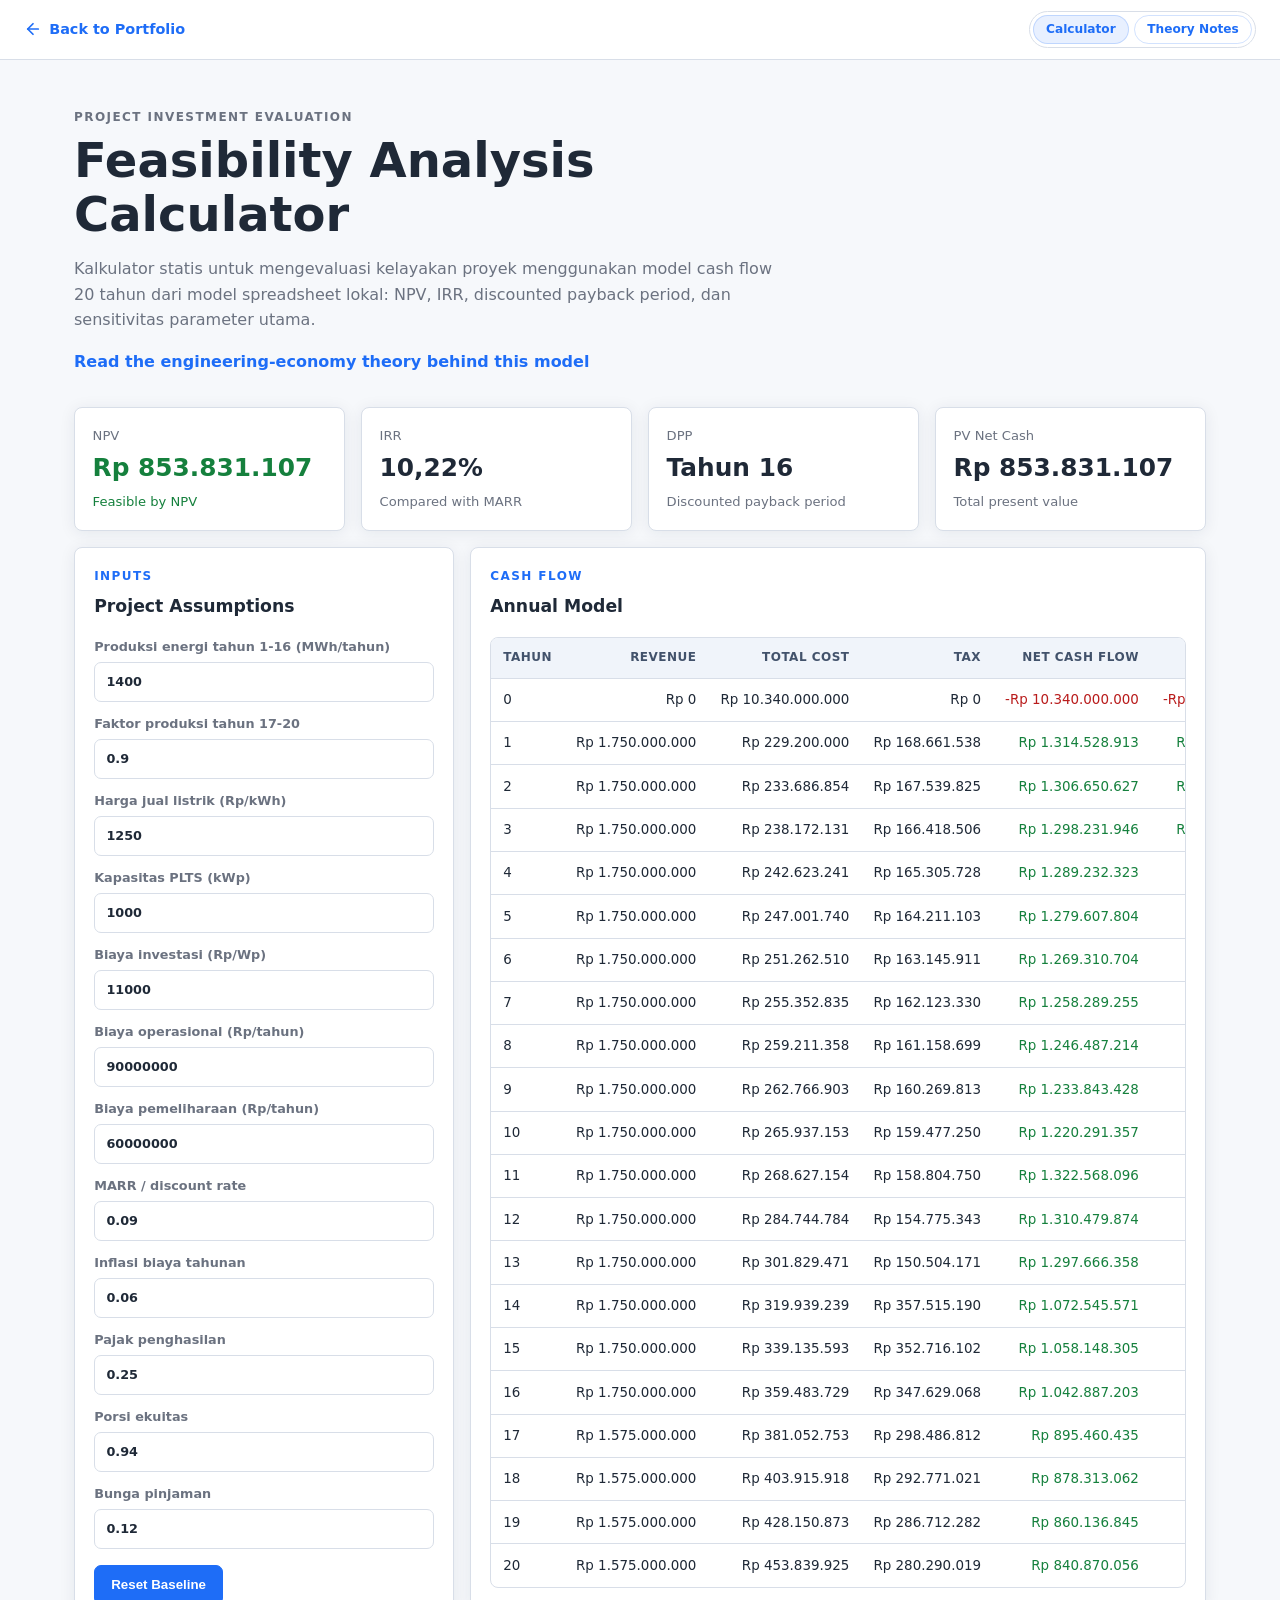
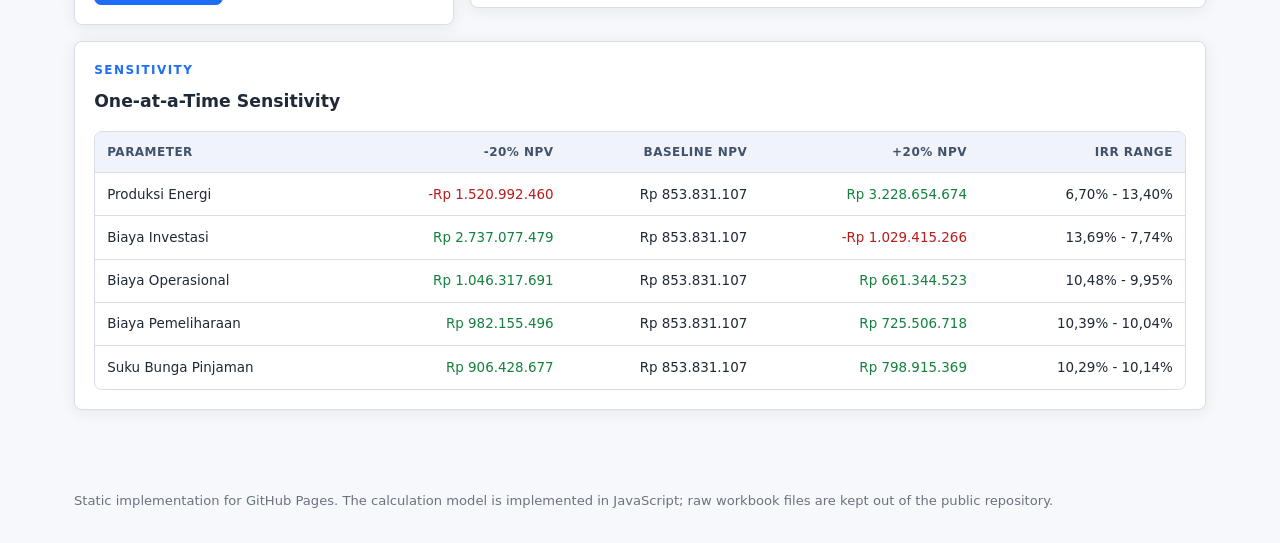
<file: projects/feasibility-analysis/index.html>
<!DOCTYPE html>
<html lang="id">
<head>
  <meta charset="UTF-8" />
  <meta name="viewport" content="width=device-width, initial-scale=1.0" />
  <title>Feasibility Analysis | Rafi Kamil Arief</title>
  <link rel="stylesheet" href="style.css" />
  <script src="script.js" defer></script>
</head>
<body>
  <header class="topbar">
    <a class="back-link" href="../../index.html">
      <svg viewBox="0 0 24 24" aria-hidden="true"><path d="M19 12H5"/><path d="m12 19-7-7 7-7"/></svg>
      Back to Portfolio
    </a>
    <nav class="page-tabs" aria-label="Feasibility analysis pages">
      <a class="active" href="index.html">Calculator</a>
      <a href="theory.html">Theory Notes</a>
    </nav>
  </header>

  <main class="wrap">
    <section class="hero">
      <p class="eyebrow">Project Investment Evaluation</p>
      <h1>Feasibility Analysis Calculator</h1>
      <p>
        Kalkulator statis untuk mengevaluasi kelayakan proyek menggunakan model
        cash flow 20 tahun dari model spreadsheet lokal: NPV, IRR, discounted payback
        period, dan sensitivitas parameter utama.
      </p>
      <p class="hero-link">
        <a href="theory.html">Read the engineering-economy theory behind this model</a>
      </p>
    </section>

    <section class="summary-grid" aria-label="Hasil utama">
      <article class="metric-card">
        <span>NPV</span>
        <strong id="npvValue">-</strong>
        <small id="npvStatus">-</small>
      </article>
      <article class="metric-card">
        <span>IRR</span>
        <strong id="irrValue">-</strong>
        <small>Compared with MARR</small>
      </article>
      <article class="metric-card">
        <span>DPP</span>
        <strong id="dppValue">-</strong>
        <small>Discounted payback period</small>
      </article>
      <article class="metric-card">
        <span>PV Net Cash</span>
        <strong id="pvNetValue">-</strong>
        <small>Total present value</small>
      </article>
    </section>

    <section class="workspace">
      <form class="panel inputs-panel" id="modelForm">
        <div class="panel-head">
          <p class="eyebrow">Inputs</p>
          <h2>Project Assumptions</h2>
        </div>

        <div class="input-grid">
          <label>
            Produksi energi tahun 1-16 (MWh/tahun)
            <input type="number" id="energyEarly" value="1400" min="0" step="10" />
          </label>
          <label>
            Faktor produksi tahun 17-20
            <input type="number" id="lateEnergyFactor" value="0.9" min="0" step="0.01" />
          </label>
          <label>
            Harga jual listrik (Rp/kWh)
            <input type="number" id="electricityPrice" value="1250" min="0" step="10" />
          </label>
          <label>
            Kapasitas PLTS (kWp)
            <input type="number" id="capacity" value="1000" min="0" step="10" />
          </label>
          <label>
            Biaya investasi (Rp/Wp)
            <input type="number" id="investmentUnit" value="11000" min="0" step="100" />
          </label>
          <label>
            Biaya operasional (Rp/tahun)
            <input type="number" id="operatingCost" value="90000000" min="0" step="1000000" />
          </label>
          <label>
            Biaya pemeliharaan (Rp/tahun)
            <input type="number" id="maintenanceCost" value="60000000" min="0" step="1000000" />
          </label>
          <label>
            MARR / discount rate
            <input type="number" id="marr" value="0.09" min="0" step="0.005" />
          </label>
          <label>
            Inflasi biaya tahunan
            <input type="number" id="inflation" value="0.06" min="0" step="0.005" />
          </label>
          <label>
            Pajak penghasilan
            <input type="number" id="taxRate" value="0.25" min="0" step="0.01" />
          </label>
          <label>
            Porsi ekuitas
            <input type="number" id="equityShare" value="0.94" min="0" max="1" step="0.01" />
          </label>
          <label>
            Bunga pinjaman
            <input type="number" id="loanRate" value="0.12" min="0" step="0.005" />
          </label>
        </div>

        <div class="button-row">
          <button type="button" id="resetBtn">Reset Baseline</button>
        </div>
      </form>

      <section class="panel">
        <div class="panel-head">
          <p class="eyebrow">Cash Flow</p>
          <h2>Annual Model</h2>
        </div>
        <div class="table-wrap">
          <table>
            <thead>
              <tr>
                <th>Tahun</th>
                <th>Revenue</th>
                <th>Total Cost</th>
                <th>Tax</th>
                <th>Net Cash Flow</th>
                <th>PV Net Cash</th>
              </tr>
            </thead>
            <tbody id="cashflowBody"></tbody>
          </table>
        </div>
      </section>
    </section>

    <section class="panel">
      <div class="panel-head">
        <p class="eyebrow">Sensitivity</p>
        <h2>One-at-a-Time Sensitivity</h2>
      </div>
      <div class="table-wrap">
        <table>
          <thead>
            <tr>
              <th>Parameter</th>
              <th>-20% NPV</th>
              <th>Baseline NPV</th>
              <th>+20% NPV</th>
              <th>IRR Range</th>
            </tr>
          </thead>
          <tbody id="sensitivityBody"></tbody>
        </table>
      </div>
    </section>
  </main>

  <footer>
    <p>Static implementation for GitHub Pages. The calculation model is implemented in JavaScript; raw workbook files are kept out of the public repository.</p>
  </footer>
</body>
</html>
</file>
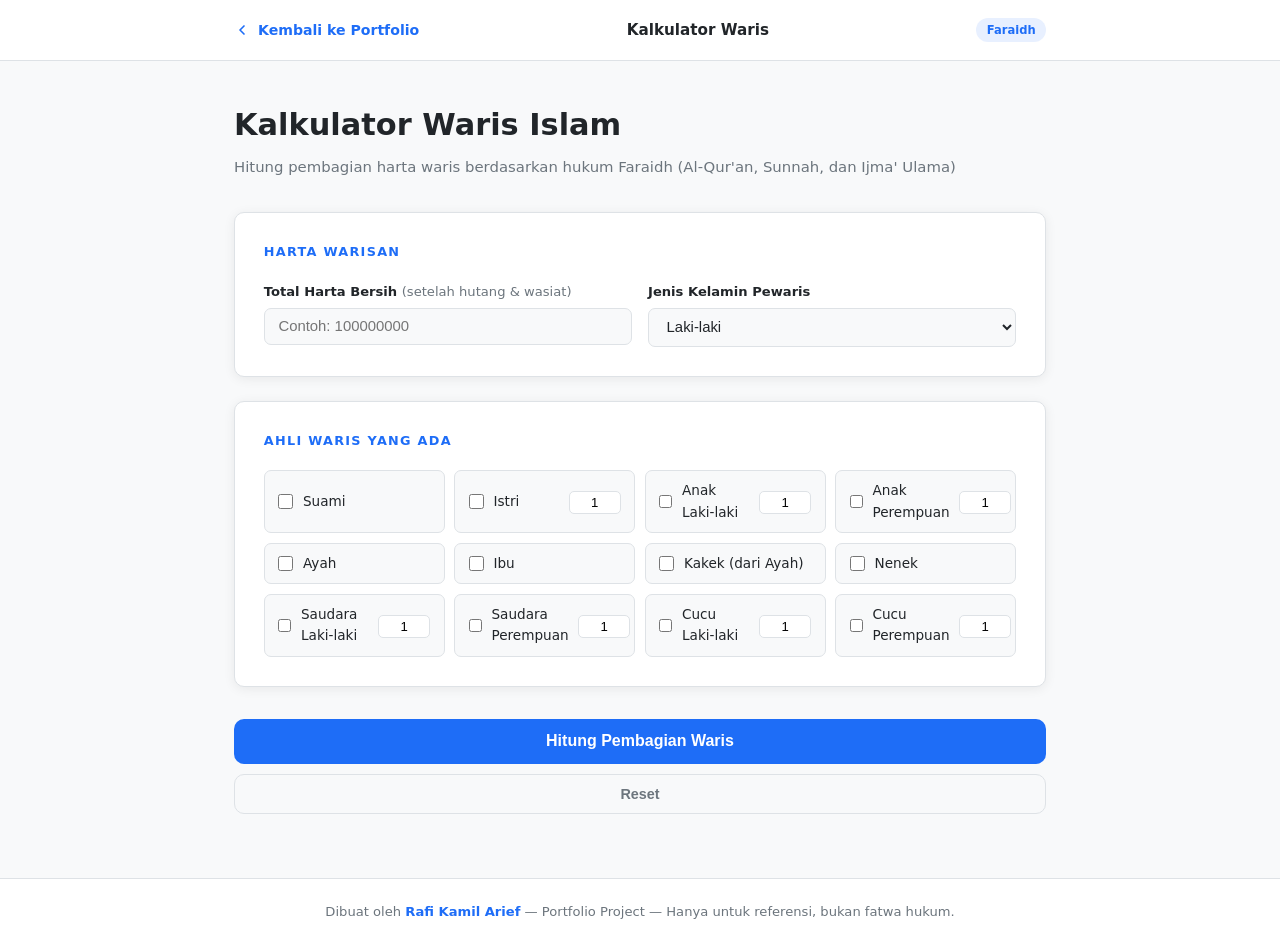
<file: projects/waris/index.html>
<!DOCTYPE html>
<html lang="id">
<head>
  <meta charset="UTF-8" />
  <meta name="viewport" content="width=device-width, initial-scale=1.0" />
  <title>Kalkulator Waris Islam — Faraidh</title>
  <style>
    /* ── RESET & VARIABLES ─────────────────────────── */
    *, *::before, *::after { box-sizing: border-box; margin: 0; padding: 0; }
    :root {
      --accent:   #1e6df7;
      --green:    #16a34a;
      --bg:       #F8F9FA;
      --white:    #ffffff;
      --dark:     #212529;
      --muted:    #6c757d;
      --border:   #dee2e6;
      --radius:   10px;
      --shadow:   0 2px 12px rgba(0,0,0,0.07);
    }
    html { font-size: 16px; scroll-behavior: smooth; }
    body {
      font-family: -apple-system, "Segoe UI", system-ui, sans-serif;
      background: var(--bg);
      color: var(--dark);
      line-height: 1.6;
      min-height: 100vh;
    }
    a { color: inherit; text-decoration: none; }

    /* ── HEADER ────────────────────────────────────── */
    header {
      background: var(--white);
      border-bottom: 1px solid var(--border);
      position: sticky; top: 0; z-index: 100;
    }
    .nav-inner {
      max-width: 860px; margin: 0 auto;
      display: flex; align-items: center; justify-content: space-between;
      height: 60px; padding: 0 1.5rem;
    }
    .nav-back {
      display: flex; align-items: center; gap: 0.5rem;
      font-size: 0.88rem; font-weight: 600; color: var(--accent);
      transition: opacity 0.2s;
    }
    .nav-back:hover { opacity: 0.75; }
    .nav-back svg { width: 16px; height: 16px; stroke: currentColor; fill: none; stroke-width: 2.5; stroke-linecap: round; stroke-linejoin: round; }
    .nav-title { font-size: 0.95rem; font-weight: 700; color: var(--dark); }
    .nav-badge {
      font-size: 0.72rem; font-weight: 700; background: rgba(30,109,247,0.1);
      color: var(--accent); padding: 0.2rem 0.65rem; border-radius: 20px;
    }

    /* ── LAYOUT ─────────────────────────────────────── */
    .wrap { max-width: 860px; margin: 0 auto; padding: 2.5rem 1.5rem 4rem; }

    .page-title { font-size: clamp(1.4rem, 3vw, 1.9rem); font-weight: 800; color: var(--dark); margin-bottom: 0.4rem; }
    .page-sub   { font-size: 0.93rem; color: var(--muted); margin-bottom: 2rem; }

    /* ── CARD ───────────────────────────────────────── */
    .card {
      background: var(--white); border: 1px solid var(--border);
      border-radius: var(--radius); padding: 1.8rem;
      box-shadow: var(--shadow); margin-bottom: 1.5rem;
    }
    .card-title {
      font-size: 0.8rem; font-weight: 700; text-transform: uppercase;
      letter-spacing: 0.1em; color: var(--accent); margin-bottom: 1.2rem;
    }

    /* ── FORM GRID ──────────────────────────────────── */
    .form-grid {
      display: grid;
      grid-template-columns: repeat(auto-fit, minmax(200px, 1fr));
      gap: 1rem;
    }

    .field label {
      display: block; font-size: 0.82rem; font-weight: 600;
      color: var(--dark); margin-bottom: 0.35rem;
    }
    .field label span { font-weight: 400; color: var(--muted); }

    .field input[type="number"],
    .field input[type="text"] {
      width: 100%; padding: 0.6rem 0.85rem;
      border: 1px solid var(--border); border-radius: 7px;
      font-size: 0.93rem; color: var(--dark);
      background: var(--bg);
      transition: border-color 0.2s;
      -moz-appearance: textfield;
    }
    .field input:focus { outline: none; border-color: var(--accent); background: var(--white); }
    .field input::-webkit-outer-spin-button,
    .field input::-webkit-inner-spin-button { -webkit-appearance: none; }

    /* ── CHECKBOX ROW ───────────────────────────────── */
    .check-grid {
      display: grid;
      grid-template-columns: repeat(auto-fill, minmax(175px, 1fr));
      gap: 0.6rem;
    }
    .check-item {
      display: flex; align-items: center; gap: 0.6rem;
      background: var(--bg); border: 1px solid var(--border);
      border-radius: 7px; padding: 0.55rem 0.85rem;
      cursor: pointer; transition: all 0.2s;
      user-select: none;
    }
    .check-item:hover { border-color: var(--accent); background: #eff6ff; }
    .check-item input[type="checkbox"] { accent-color: var(--accent); width: 15px; height: 15px; cursor: pointer; }
    .check-item .ci-label { font-size: 0.85rem; font-weight: 500; color: var(--dark); }

    /* count badge next to checkbox label */
    .count-inline {
      margin-left: auto;
    }
    .count-inline input[type="number"] {
      width: 52px; padding: 0.2rem 0.4rem;
      border: 1px solid var(--border); border-radius: 5px;
      font-size: 0.82rem; text-align: center;
      background: var(--white);
      -moz-appearance: textfield;
    }
    .count-inline input::-webkit-outer-spin-button,
    .count-inline input::-webkit-inner-spin-button { -webkit-appearance: none; }

    /* ── BUTTON ─────────────────────────────────────── */
    .btn-hitung {
      width: 100%; padding: 0.85rem;
      background: var(--accent); color: #fff;
      border: none; border-radius: var(--radius);
      font-size: 1rem; font-weight: 700; cursor: pointer;
      transition: background 0.2s, transform 0.15s;
      margin-top: 0.5rem;
    }
    .btn-hitung:hover { background: #155dcc; transform: translateY(-1px); }
    .btn-reset {
      width: 100%; padding: 0.7rem;
      background: transparent; color: var(--muted);
      border: 1px solid var(--border); border-radius: var(--radius);
      font-size: 0.9rem; font-weight: 600; cursor: pointer;
      transition: all 0.2s; margin-top: 0.6rem;
    }
    .btn-reset:hover { border-color: var(--muted); color: var(--dark); }

    /* ── RESULT ─────────────────────────────────────── */
    #hasil { display: none; }

    .result-header {
      display: flex; align-items: center; justify-content: space-between;
      flex-wrap: wrap; gap: 0.5rem; margin-bottom: 1.2rem;
    }
    .result-total {
      font-size: 1.1rem; font-weight: 800; color: var(--dark);
    }
    .result-total span { color: var(--accent); }

    .result-table { width: 100%; border-collapse: collapse; font-size: 0.9rem; }
    .result-table th {
      text-align: left; padding: 0.55rem 0.85rem;
      background: var(--bg); border-bottom: 2px solid var(--border);
      font-size: 0.76rem; font-weight: 700; text-transform: uppercase;
      letter-spacing: 0.07em; color: var(--muted);
    }
    .result-table td {
      padding: 0.7rem 0.85rem; border-bottom: 1px solid var(--bg);
      vertical-align: middle;
    }
    .result-table tr:last-child td { border-bottom: none; }
    .result-table tr:hover td { background: #f8fbff; }

    .ahli-name { font-weight: 600; color: var(--dark); }
    .ahli-dasar { font-size: 0.78rem; color: var(--muted); margin-top: 2px; }

    .frac-badge {
      display: inline-block; background: rgba(30,109,247,0.08);
      color: var(--accent); border: 1px solid rgba(30,109,247,0.18);
      font-size: 0.78rem; font-weight: 700;
      padding: 0.18rem 0.55rem; border-radius: 5px;
    }

    .nominal {
      font-weight: 700; color: var(--green); font-size: 0.95rem;
    }

    .bar-wrap { width: 100%; background: var(--bg); border-radius: 4px; height: 8px; overflow: hidden; margin-top: 4px; }
    .bar-fill  { height: 100%; border-radius: 4px; background: var(--accent); transition: width 0.4s ease; }

    /* ashabah row */
    .ashabah-row td:first-child::before {
      content: '⟳ ';
      color: var(--muted);
      font-size: 0.8rem;
    }

    /* warning / info box */
    .info-box {
      background: #fffbeb; border: 1px solid #fde68a;
      border-radius: 8px; padding: 0.85rem 1rem;
      font-size: 0.85rem; color: #92400e;
      margin-bottom: 1.2rem; line-height: 1.6;
    }
    .info-box strong { font-weight: 700; }

    /* disclaimer */
    .disclaimer {
      background: var(--bg); border: 1px solid var(--border);
      border-radius: var(--radius); padding: 1.2rem 1.5rem;
      font-size: 0.82rem; color: var(--muted); line-height: 1.7;
      margin-top: 1.5rem;
    }
    .disclaimer strong { color: var(--dark); }

    /* ── FOOTER ─────────────────────────────────────── */
    footer {
      text-align: center; padding: 1.4rem;
      font-size: 0.82rem; color: var(--muted);
      border-top: 1px solid var(--border);
      background: var(--white);
    }
    footer a { color: var(--accent); font-weight: 600; }

    @media (max-width: 540px) {
      .form-grid { grid-template-columns: 1fr; }
      .check-grid { grid-template-columns: 1fr 1fr; }
    }
  </style>
</head>
<body>

  <!-- HEADER -->
  <header>
    <div class="nav-inner">
      <a class="nav-back" href="../../index.html">
        <svg viewBox="0 0 24 24"><polyline points="15 18 9 12 15 6"/></svg>
        Kembali ke Portfolio
      </a>
      <span class="nav-title">Kalkulator Waris</span>
      <span class="nav-badge">Faraidh</span>
    </div>
  </header>

  <div class="wrap">

    <h1 class="page-title">Kalkulator Waris Islam</h1>
    <p class="page-sub">Hitung pembagian harta waris berdasarkan hukum Faraidh (Al-Qur'an, Sunnah, dan Ijma' Ulama)</p>

    <!-- HARTA -->
    <div class="card">
      <p class="card-title">Harta Warisan</p>
      <div class="form-grid">
        <div class="field">
          <label for="harta">Total Harta Bersih <span>(setelah hutang & wasiat)</span></label>
          <input type="number" id="harta" placeholder="Contoh: 100000000" min="0" />
        </div>
        <div class="field">
          <label for="pewaris">Jenis Kelamin Pewaris</label>
          <select id="pewaris" style="width:100%;padding:0.6rem 0.85rem;border:1px solid var(--border);border-radius:7px;font-size:0.93rem;background:var(--bg);color:var(--dark);">
            <option value="laki">Laki-laki</option>
            <option value="perempuan">Perempuan</option>
          </select>
        </div>
      </div>
    </div>

    <!-- AHLI WARIS -->
    <div class="card">
      <p class="card-title">Ahli Waris yang Ada</p>
      <div class="check-grid" id="ahliWarisGrid">

        <!-- Suami/Istri -->
        <label class="check-item">
          <input type="checkbox" id="ck_suami" />
          <span class="ci-label">Suami</span>
        </label>
        <label class="check-item">
          <input type="checkbox" id="ck_istri" />
          <span class="ci-label">Istri</span>
          <span class="count-inline"><input type="number" id="n_istri" value="1" min="1" max="4" /></span>
        </label>

        <!-- Anak -->
        <label class="check-item">
          <input type="checkbox" id="ck_anak_laki" />
          <span class="ci-label">Anak Laki-laki</span>
          <span class="count-inline"><input type="number" id="n_anak_laki" value="1" min="1" /></span>
        </label>
        <label class="check-item">
          <input type="checkbox" id="ck_anak_perempuan" />
          <span class="ci-label">Anak Perempuan</span>
          <span class="count-inline"><input type="number" id="n_anak_perempuan" value="1" min="1" /></span>
        </label>

        <!-- Orang tua -->
        <label class="check-item">
          <input type="checkbox" id="ck_ayah" />
          <span class="ci-label">Ayah</span>
        </label>
        <label class="check-item">
          <input type="checkbox" id="ck_ibu" />
          <span class="ci-label">Ibu</span>
        </label>

        <!-- Kakek / Nenek -->
        <label class="check-item">
          <input type="checkbox" id="ck_kakek" />
          <span class="ci-label">Kakek (dari Ayah)</span>
        </label>
        <label class="check-item">
          <input type="checkbox" id="ck_nenek" />
          <span class="ci-label">Nenek</span>
        </label>

        <!-- Saudara kandung -->
        <label class="check-item">
          <input type="checkbox" id="ck_sdra_laki" />
          <span class="ci-label">Saudara Laki-laki</span>
          <span class="count-inline"><input type="number" id="n_sdra_laki" value="1" min="1" /></span>
        </label>
        <label class="check-item">
          <input type="checkbox" id="ck_sdri_perempuan" />
          <span class="ci-label">Saudara Perempuan</span>
          <span class="count-inline"><input type="number" id="n_sdri_perempuan" value="1" min="1" /></span>
        </label>

        <!-- Cucu -->
        <label class="check-item">
          <input type="checkbox" id="ck_cucu_laki" />
          <span class="ci-label">Cucu Laki-laki</span>
          <span class="count-inline"><input type="number" id="n_cucu_laki" value="1" min="1" /></span>
        </label>
        <label class="check-item">
          <input type="checkbox" id="ck_cucu_perempuan" />
          <span class="ci-label">Cucu Perempuan</span>
          <span class="count-inline"><input type="number" id="n_cucu_perempuan" value="1" min="1" /></span>
        </label>

      </div>
    </div>

    <button class="btn-hitung" onclick="hitungWaris()">Hitung Pembagian Waris</button>
    <button class="btn-reset" onclick="resetForm()">Reset</button>

    <!-- HASIL -->
    <div id="hasil">
      <div class="card" style="margin-top:2rem; border-top: 3px solid var(--accent);">
        <div class="result-header">
          <p class="card-title" style="margin-bottom:0">Hasil Pembagian</p>
          <p class="result-total">Total Harta: <span id="res-total">—</span></p>
        </div>
        <div id="res-warning"></div>
        <table class="result-table">
          <thead>
            <tr>
              <th>Ahli Waris</th>
              <th>Bagian</th>
              <th>Nominal</th>
              <th style="width:120px">Proporsi</th>
            </tr>
          </thead>
          <tbody id="res-body"></tbody>
        </table>
      </div>

      <div class="disclaimer">
        <strong>Catatan Penting:</strong> Hasil perhitungan ini bersifat informatif dan didasarkan pada
        kaidah Faraidh umum. Kasus-kasus tertentu (radd, 'aul, mu'aqqad, dll.) dan perbedaan mazhab
        mungkin menghasilkan angka berbeda. Untuk kepastian hukum, konsultasikan dengan
        <strong>ulama, notaris, atau pengadilan agama</strong> yang berwenang.
      </div>
    </div>

  </div>

  <footer>
    Dibuat oleh <a href="../../index.html">Rafi Kamil Arief</a> &mdash; Portfolio Project &mdash; Hanya untuk referensi, bukan fatwa hukum.
  </footer>

  <script>
    /* ================================================
       FARAIDH CALCULATOR
       Referensi: Al-Baqarah 180, An-Nisa 11-12,176
       Metode: Ashab al-Furud + Ashabah
    ================================================ */

    function fmt(n) {
      return 'Rp ' + Math.round(n).toLocaleString('id-ID');
    }

    function fraksi(p, q) {
      // return string fraction simplified
      function gcd(a,b){ return b===0?a:gcd(b,a%b); }
      const g = gcd(p,q);
      if (p/g === q/g) return '1/1';
      return (p/g) + '/' + (q/g);
    }

    function resetForm() {
      document.querySelectorAll('input[type=checkbox]').forEach(c => c.checked = false);
      document.getElementById('harta').value = '';
      document.getElementById('hasil').style.display = 'none';
    }

    function ck(id) { return document.getElementById(id).checked; }
    function num(id) { return parseInt(document.getElementById(id).value) || 1; }

    function hitungWaris() {
      const H = parseFloat(document.getElementById('harta').value);
      if (!H || H <= 0) { alert('Masukkan total harta warisan terlebih dahulu.'); return; }

      // ── Baca input ─────────────────────────────────
      const punya_anak_laki      = ck('ck_anak_laki');
      const punya_anak_perempuan = ck('ck_anak_perempuan');
      const punya_anak           = punya_anak_laki || punya_anak_perempuan;
      const punya_cucu_laki      = ck('ck_cucu_laki');
      const punya_cucu_perempuan = ck('ck_cucu_perempuan');
      const punya_cucu           = punya_cucu_laki || punya_cucu_perempuan;
      const punya_ayah           = ck('ck_ayah');
      const punya_ibu            = ck('ck_ibu');
      const punya_kakek          = ck('ck_kakek');
      const punya_nenek          = ck('ck_nenek');
      const punya_suami          = ck('ck_suami');
      const punya_istri          = ck('ck_istri');
      const punya_sdra_laki      = ck('ck_sdra_laki');
      const punya_sdri_perempuan = ck('ck_sdri_perempuan');

      const n_anak_laki      = punya_anak_laki      ? num('n_anak_laki')      : 0;
      const n_anak_perempuan = punya_anak_perempuan ? num('n_anak_perempuan') : 0;
      const n_cucu_laki      = punya_cucu_laki      ? num('n_cucu_laki')      : 0;
      const n_cucu_perempuan = punya_cucu_perempuan ? num('n_cucu_perempuan') : 0;
      const n_istri          = punya_istri          ? num('n_istri')          : 0;
      const n_sdra_laki      = punya_sdra_laki      ? num('n_sdra_laki')      : 0;
      const n_sdri_perempuan = punya_sdri_perempuan ? num('n_sdri_perempuan') : 0;

      let penerima   = [];
      let ashobah    = 1.0;   // sisa setelah furud diambil (mengikuti variabel ashobah di PAS-03)
      let warnings   = [];

      // helper: kurangi ashobah dan catat penerima furud
      function addFurud(nama, n, dasar, frac, bagian, isSpouse) {
        penerima.push({ nama, n, dasar, frac, ratio: bagian, ashabah: false, isSpouse: !!isSpouse });
        ashobah -= bagian;
      }

      // ── 1. ISTRI ──────────────────────────────────
      // Mengikuti hitungBagian() PAS-03 main.c baris 63-69
      if (punya_istri) {
        const rTotal = (punya_anak || punya_cucu) ? 1/8 : 1/4;
        const frac   = (punya_anak || punya_cucu) ? '1/8' : '1/4';
        const dasar  = (punya_anak || punya_cucu) ? 'An-Nisa 4:12 (ada anak/cucu)' : 'An-Nisa 4:12 (tidak ada anak)';
        if (n_istri === 1) {
          addFurud('Istri', 1, dasar, frac, rTotal, true);
        } else {
          const rPer = rTotal / n_istri;
          for (let i = 1; i <= n_istri; i++) {
            addFurud(`Istri ke-${i}`, 1, `${frac} dibagi ${n_istri} istri`, `${frac}/${n_istri}`, rPer, true);
          }
        }
      }

      // ── 2. SUAMI ──────────────────────────────────
      // Mengikuti PAS-03 main.c baris 73-80
      if (punya_suami) {
        const r     = (punya_anak || punya_cucu) ? 1/4 : 1/2;
        const frac  = (punya_anak || punya_cucu) ? '1/4' : '1/2';
        const dasar = (punya_anak || punya_cucu) ? 'An-Nisa 4:12 (ada anak/cucu)' : 'An-Nisa 4:12 (tidak ada anak)';
        addFurud('Suami', 1, dasar, frac, r, true);
      }

      // ── 3. BAPAK ──────────────────────────────────
      // Mengikuti PAS-03 main.c baris 83-92 (termasuk kasus Gharrawain)
      if (punya_ayah) {
        if (punya_anak || punya_cucu) {
          // Ada anak: dapat 1/6 furud, sisanya ashabah
          addFurud('Ayah', 1, 'An-Nisa 4:11 (ada anak — 1/6 + sisa)', '1/6 + sisa', 1/6, false);
          // Ayah juga ashabah — ditandai khusus
          penerima[penerima.length-1].ashabahBilGhair = true;
        } else if (!punya_anak && !punya_cucu && punya_ibu && punya_istri) {
          // Kasus Gharrawain: Bapak + Ibu + Istri (tanpa anak)
          // Bapak dapat 1/2 dari sisa setelah istri
          addFurud('Ayah', 1, 'Gharrawain: An-Nisa 4:11 (bapak+ibu+istri tanpa anak)', '1/2 sisa', 0, false);
          penerima[penerima.length-1].gharrawainBapak = true;
        } else {
          // Tidak ada anak, tidak ada kasus gharrawain — ashabah murni
          penerima.push({ nama:'Ayah', n:1, dasar:'An-Nisa 4:11 (tidak ada anak — ashabah)', frac:'Sisa', ratio:0, ashabah:true });
        }
      }

      // ── 4. IBU ────────────────────────────────────
      // Mengikuti PAS-03 main.c baris 95-105 (termasuk kasus Gharrawain)
      if (punya_ibu) {
        const banyakSaudara = (punya_sdra_laki ? n_sdra_laki : 0) + (punya_sdri_perempuan ? n_sdri_perempuan : 0);
        if (punya_anak || punya_cucu) {
          addFurud('Ibu', 1, 'An-Nisa 4:11 (ada anak)', '1/6', 1/6, false);
        } else if (!punya_anak && !punya_cucu && punya_ayah && punya_istri) {
          // Kasus Gharrawain: Ibu dapat 1/4 dari sisa setelah istri
          addFurud('Ibu', 1, 'Gharrawain: An-Nisa 4:11 (bapak+ibu+istri tanpa anak)', '1/4 sisa', 0, false);
          penerima[penerima.length-1].gharrawainIbu = true;
        } else if (banyakSaudara >= 2) {
          addFurud('Ibu', 1, 'An-Nisa 4:11 (ada 2+ saudara)', '1/6', 1/6, false);
        } else {
          addFurud('Ibu', 1, 'An-Nisa 4:11 (tidak ada anak)', '1/3', 1/3, false);
        }
      }

      // ── 5. KAKEK (pengganti ayah jika tidak ada) ──
      if (punya_kakek && !punya_ayah) {
        if (punya_anak || punya_cucu) {
          addFurud('Kakek', 1, 'Pengganti ayah — ada anak (1/6)', '1/6', 1/6, false);
          penerima[penerima.length-1].ashabahBilGhair = true;
        } else {
          penerima.push({ nama:'Kakek', n:1, dasar:'Pengganti ayah — ashabah', frac:'Sisa', ratio:0, ashabah:true });
        }
      }

      // ── 6. NENEK (pengganti ibu jika tidak ada) ───
      if (punya_nenek && !punya_ibu) {
        addFurud('Nenek', 1, '1/6 (tidak ada ibu)', '1/6', 1/6, false);
      }

      // ── 7. ANAK PEREMPUAN saja (furud, tanpa anak laki) ──
      // Mengikuti PAS-03 warits.h baris 108-121
      if (punya_anak_perempuan && !punya_anak_laki) {
        let r, frac;
        if (n_anak_perempuan === 1) { r = 1/2; frac = '1/2'; }
        else                        { r = 2/3; frac = '2/3'; }
        addFurud(`Anak Perempuan (x${n_anak_perempuan})`, n_anak_perempuan, 'An-Nisa 4:11', frac, r, false);
      }

      // ── 8. ANAK LAKI (ashabah) ────────────────────
      // Mengikuti hitungAshobah() PAS-03 warits.h baris 120-143
      if (punya_anak_laki) {
        const totalUnit = n_anak_laki * 2 + (punya_anak_perempuan ? n_anak_perempuan : 0);
        penerima.push({
          nama: `Anak Laki-laki (x${n_anak_laki})`, n: n_anak_laki,
          dasar: 'An-Nisa 4:11 — ashabah (2x bagian anak perempuan)',
          frac: 'Sisa (2 unit)', ratio: 0, ashabah: true, unitShare: 2, totalUnit
        });
        if (punya_anak_perempuan) {
          penerima.push({
            nama: `Anak Perempuan (x${n_anak_perempuan})`, n: n_anak_perempuan,
            dasar: 'An-Nisa 4:11 — ashabah bersama anak laki (1 unit)',
            frac: 'Sisa (1 unit)', ratio: 0, ashabah: true, unitShare: 1, totalUnit
          });
        }
      }

      // ── 9. CUCU (pengganti anak jika tidak ada anak) ──
      if (!punya_anak && punya_cucu) {
        if (punya_cucu_laki) {
          const totalUnit = n_cucu_laki * 2 + (punya_cucu_perempuan ? n_cucu_perempuan : 0);
          penerima.push({ nama:`Cucu Laki-laki (x${n_cucu_laki})`, n:n_cucu_laki, dasar:'Pengganti anak laki — ashabah', frac:'Sisa (2 unit)', ratio:0, ashabah:true, unitShare:2, totalUnit });
          if (punya_cucu_perempuan) {
            penerima.push({ nama:`Cucu Perempuan (x${n_cucu_perempuan})`, n:n_cucu_perempuan, dasar:'Ashabah bersama cucu laki', frac:'Sisa (1 unit)', ratio:0, ashabah:true, unitShare:1, totalUnit });
          }
        } else {
          let r, frac;
          if (n_cucu_perempuan === 1) { r = 1/2; frac = '1/2'; }
          else                        { r = 2/3; frac = '2/3'; }
          addFurud(`Cucu Perempuan (x${n_cucu_perempuan})`, n_cucu_perempuan, 'Pengganti anak perempuan', frac, r, false);
        }
      }

      // ── 10. SAUDARA (diblokir oleh anak/cucu/ayah) ──
      const adaPemblokSaudara = punya_anak || punya_cucu || punya_ayah;
      if (!adaPemblokSaudara) {
        if (punya_sdra_laki) {
          const totalUnit = n_sdra_laki * 2 + (punya_sdri_perempuan ? n_sdri_perempuan : 0);
          penerima.push({ nama:`Saudara Kandung Laki (x${n_sdra_laki})`, n:n_sdra_laki, dasar:'An-Nisa 4:176 — ashabah', frac:'Sisa (2 unit)', ratio:0, ashabah:true, unitShare:2, totalUnit });
          if (punya_sdri_perempuan) {
            penerima.push({ nama:`Saudara Kandung Perempuan (x${n_sdri_perempuan})`, n:n_sdri_perempuan, dasar:'An-Nisa 4:176 — ashabah bersama', frac:'Sisa (1 unit)', ratio:0, ashabah:true, unitShare:1, totalUnit });
          }
        } else if (punya_sdri_perempuan) {
          let r, frac;
          if (n_sdri_perempuan === 1) { r = 1/2; frac = '1/2'; }
          else                        { r = 2/3; frac = '2/3'; }
          addFurud(`Saudara Kandung Perempuan (x${n_sdri_perempuan})`, n_sdri_perempuan, 'An-Nisa 4:176', frac, r, false);
        }
      }

      // ── PROSES GHARRAWAIN ─────────────────────────
      // Setelah istri diambil, sisa dibagi: bapak 2/3, ibu 1/3 (dari sisa)
      const idxGbapak = penerima.findIndex(p => p.gharrawainBapak);
      const idxGibu   = penerima.findIndex(p => p.gharrawainIbu);
      if (idxGbapak !== -1 && idxGibu !== -1) {
        const sisaGharrawain = ashobah; // sisa setelah istri
        penerima[idxGbapak].ratio = sisaGharrawain * (2/3);
        penerima[idxGibu].ratio   = sisaGharrawain * (1/3);
        ashobah = 0;
      }

      // ── DISTRIBUSI ASHABAH ────────────────────────
      // Mengikuti logika ashobah PAS-03 — sisa setelah semua furud
      const sisa = Math.max(0, ashobah);
      const ashabahList = penerima.filter(p => p.ashabah || p.ashabahBilGhair);

      if (sisa < -0.0001) {
        // Aul: furud melebihi 100% — scale proporsional
        warnings.push('<strong>&#9888; Aul:</strong> Total bagian furud melebihi harta. Dikurangi proporsional.');
        const totalFurud2 = penerima.filter(p => !p.ashabah).reduce((s,p) => s + p.ratio, 0);
        const scale = 1 / totalFurud2;
        penerima.forEach(p => { if (!p.ashabah) p.ratio *= scale; });
      } else if (sisa > 0.0001) {
        if (ashabahList.length > 0) {
          // Ada ashabah — distribusikan sisa
          ashabahList.forEach(p => {
            if (p.ashabahBilGhair) {
              // Ayah/kakek dengan anak: tambahkan sisa ke furud 1/6-nya
              p.ratio += sisa;
              // Semua sisa ke satu ashabah bil ghair (ayah/kakek)
            } else if (p.unitShare !== undefined) {
              p.ratio = sisa * (p.unitShare * p.n / p.totalUnit);
            } else {
              p.ratio += sisa;
            }
          });
        } else {
          // Tidak ada ashabah — Radd ke furud KECUALI suami/istri (mengikuti PAS-03 userInterface.h baris 24)
          warnings.push('<strong>Radd:</strong> Sisa dikembalikan ke ashab furud (kecuali suami/istri).');
          const furudNonSpouse = penerima.filter(p => !p.ashabah && !p.isSpouse);
          if (furudNonSpouse.length > 0) {
            const totalR = furudNonSpouse.reduce((s,p) => s + p.ratio, 0);
            if (totalR > 0) {
              furudNonSpouse.forEach(p => { p.ratio += sisa * (p.ratio / totalR); });
            }
          } else {
            // Semua furud adalah suami/istri — radd ke mereka
            const totalR = penerima.reduce((s,p) => s + p.ratio, 0);
            if (totalR > 0) penerima.forEach(p => { p.ratio += sisa * (p.ratio / totalR); });
          }
        }
      }

      // ── RENDER ────────────────────────────────────
      document.getElementById('res-total').textContent = fmt(H);
      document.getElementById('res-warning').innerHTML = warnings.map(w=>`<div class="info-box">${w}</div>`).join('');

      const tbody = document.getElementById('res-body');
      tbody.innerHTML = '';

      const maxRatio = Math.max(...penerima.map(p=>p.ratio));

      penerima.forEach(p => {
        if (p.ratio <= 0) return;
        const nominal = p.ratio * H;
        const pct = maxRatio > 0 ? (p.ratio / maxRatio * 100).toFixed(1) : 0;
        const pctTotal = (p.ratio * 100).toFixed(1);
        const tr = document.createElement('tr');
        if (p.ashabah) tr.classList.add('ashabah-row');
        tr.innerHTML = `
          <td>
            <div class="ahli-name">${p.nama}</div>
            <div class="ahli-dasar">${p.dasar}</div>
          </td>
          <td><span class="frac-badge">${p.frac}</span><br><small style="color:var(--muted);font-size:0.75rem">${pctTotal}%</small></td>
          <td><span class="nominal">${fmt(nominal)}</span></td>
          <td>
            <div class="bar-wrap"><div class="bar-fill" style="width:${pct}%"></div></div>
            <small style="color:var(--muted);font-size:0.75rem">${pctTotal}% dari total</small>
          </td>`;
        tbody.appendChild(tr);
      });

      if (penerima.filter(p=>p.ratio>0).length === 0) {
        tbody.innerHTML = '<tr><td colspan="4" style="text-align:center;color:var(--muted);padding:1.5rem">Tidak ada ahli waris yang memenuhi syarat.</td></tr>';
      }

      document.getElementById('hasil').style.display = 'block';
      document.getElementById('hasil').scrollIntoView({ behavior: 'smooth', block: 'start' });
    }
  </script>

</body>
</html>
</file>
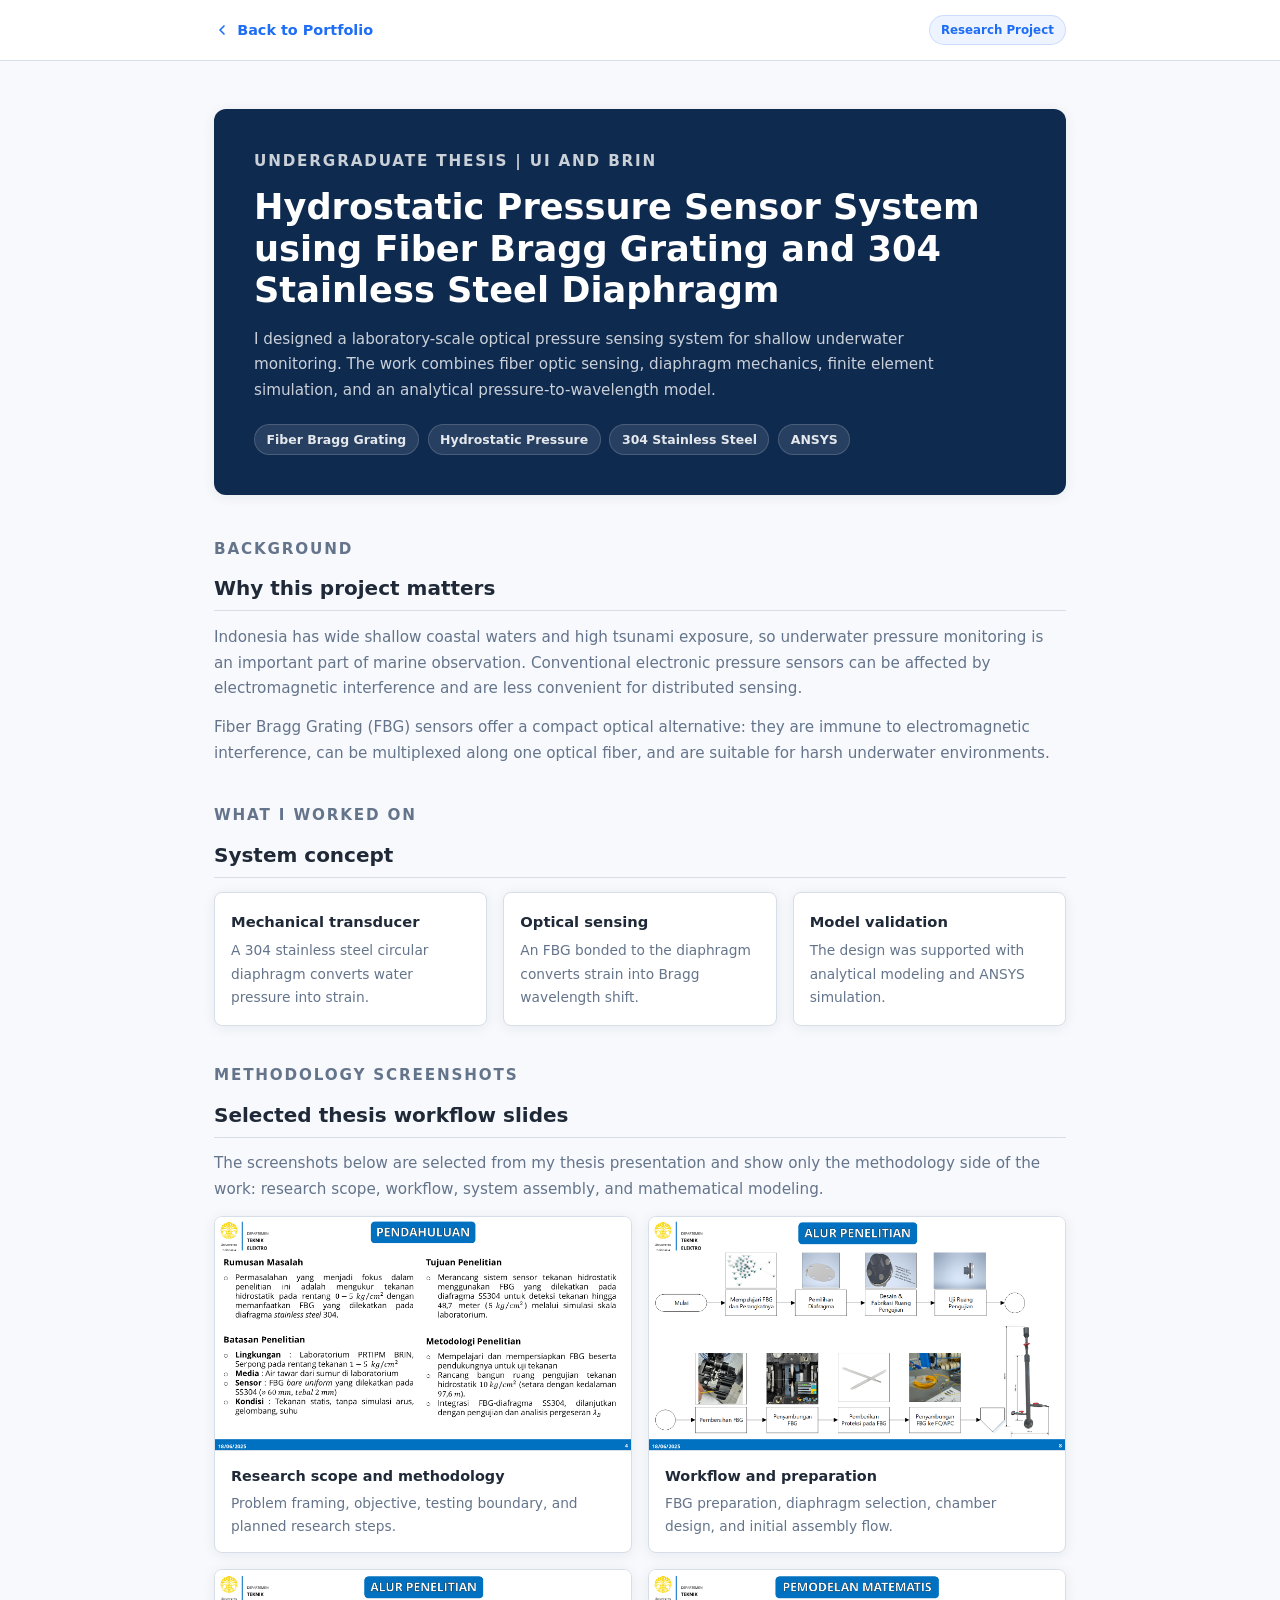
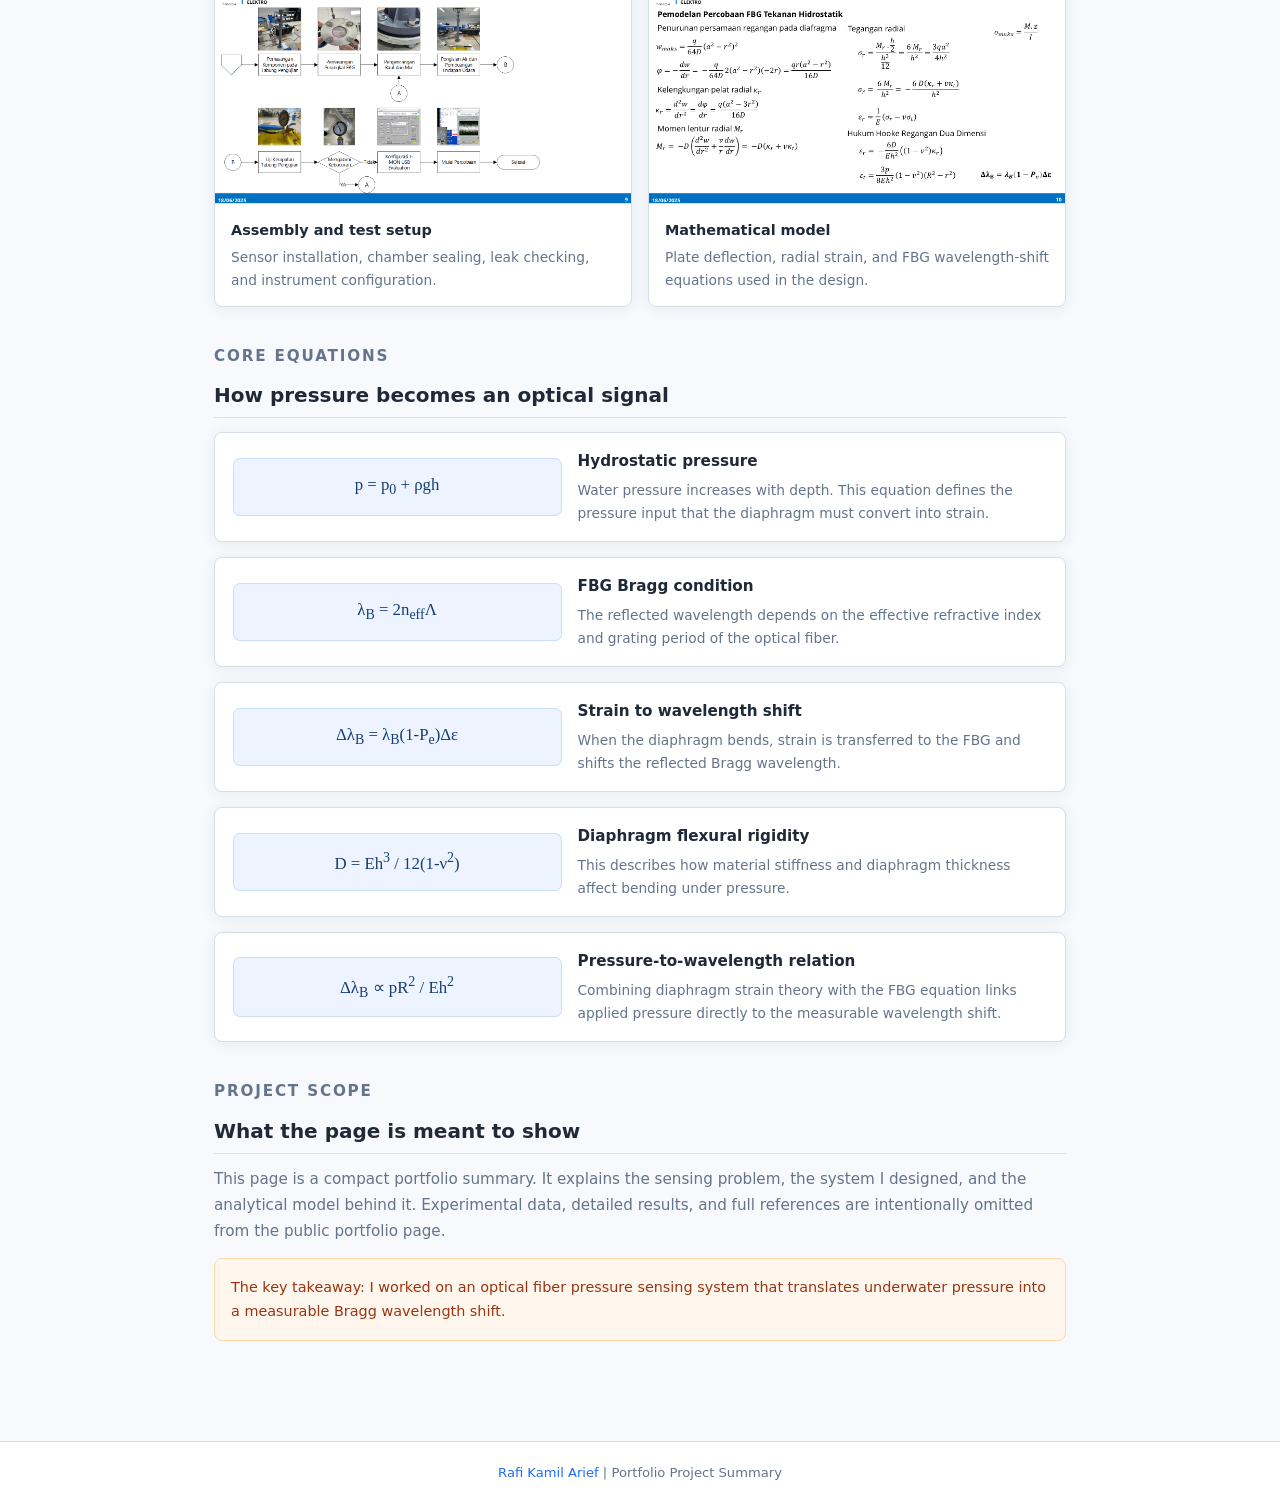
<file: fbg-research.html>
<!DOCTYPE html>
<html lang="en">
<head>
  <meta charset="UTF-8" />
  <meta name="viewport" content="width=device-width, initial-scale=1.0" />
  <meta http-equiv="refresh" content="0; url=projects/fbg-research/index.html" />
  <title>Redirecting | FBG Research</title>
</head>
<body>
  <p><a href="projects/fbg-research/index.html">Open FBG Research</a></p>
</body>
</html>
</file>
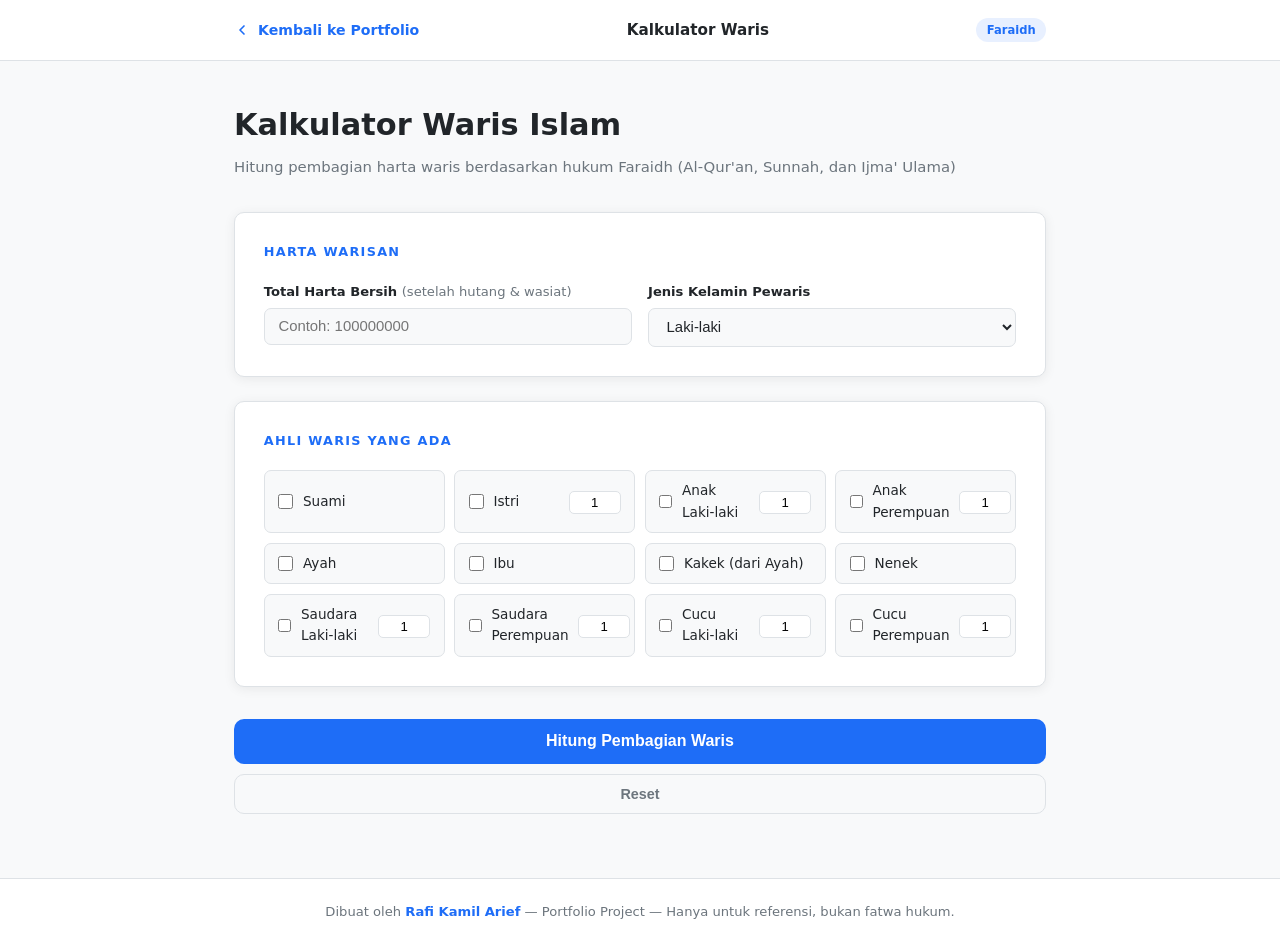
<file: waris.html>
<!DOCTYPE html>
<html lang="id">
<head>
  <meta charset="UTF-8" />
  <meta name="viewport" content="width=device-width, initial-scale=1.0" />
  <meta http-equiv="refresh" content="0; url=projects/waris/index.html" />
  <title>Redirecting | Kalkulator Waris</title>
</head>
<body>
  <p><a href="projects/waris/index.html">Buka Kalkulator Waris</a></p>
</body>
</html>
</file>
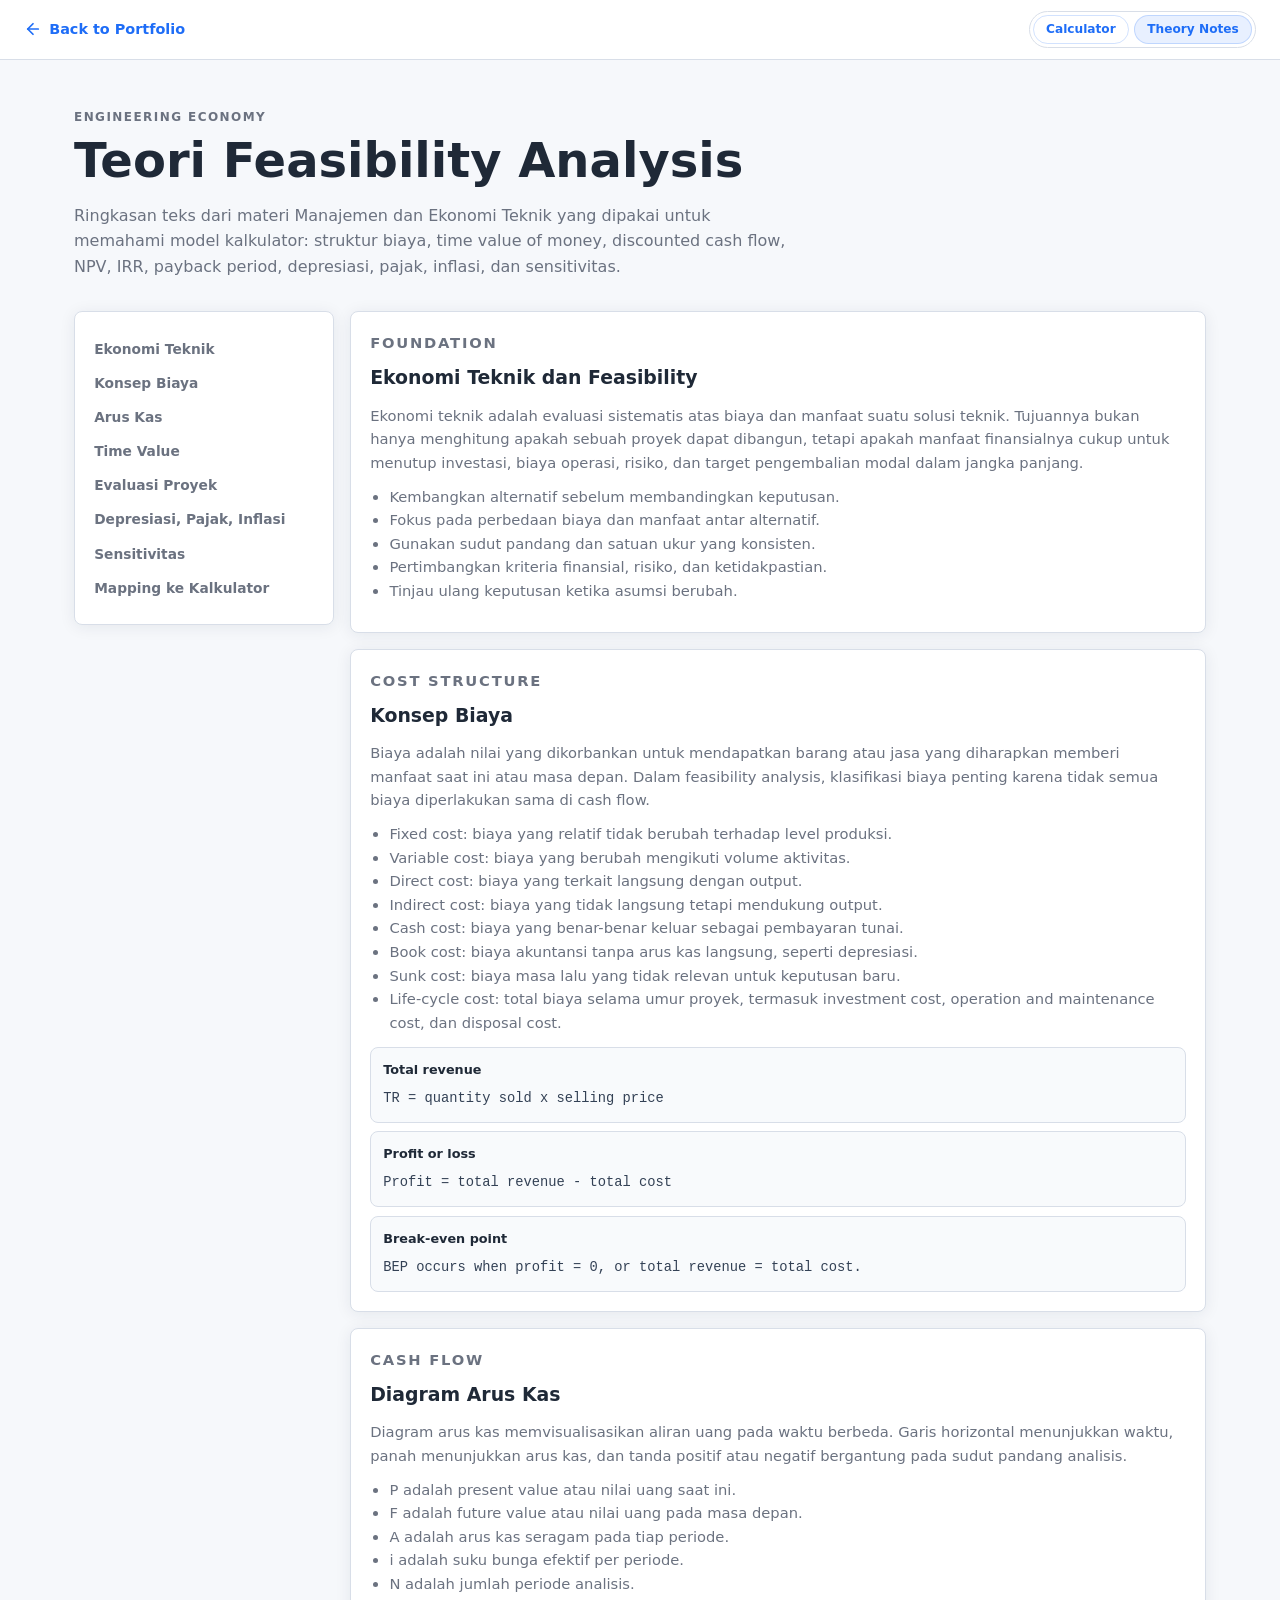
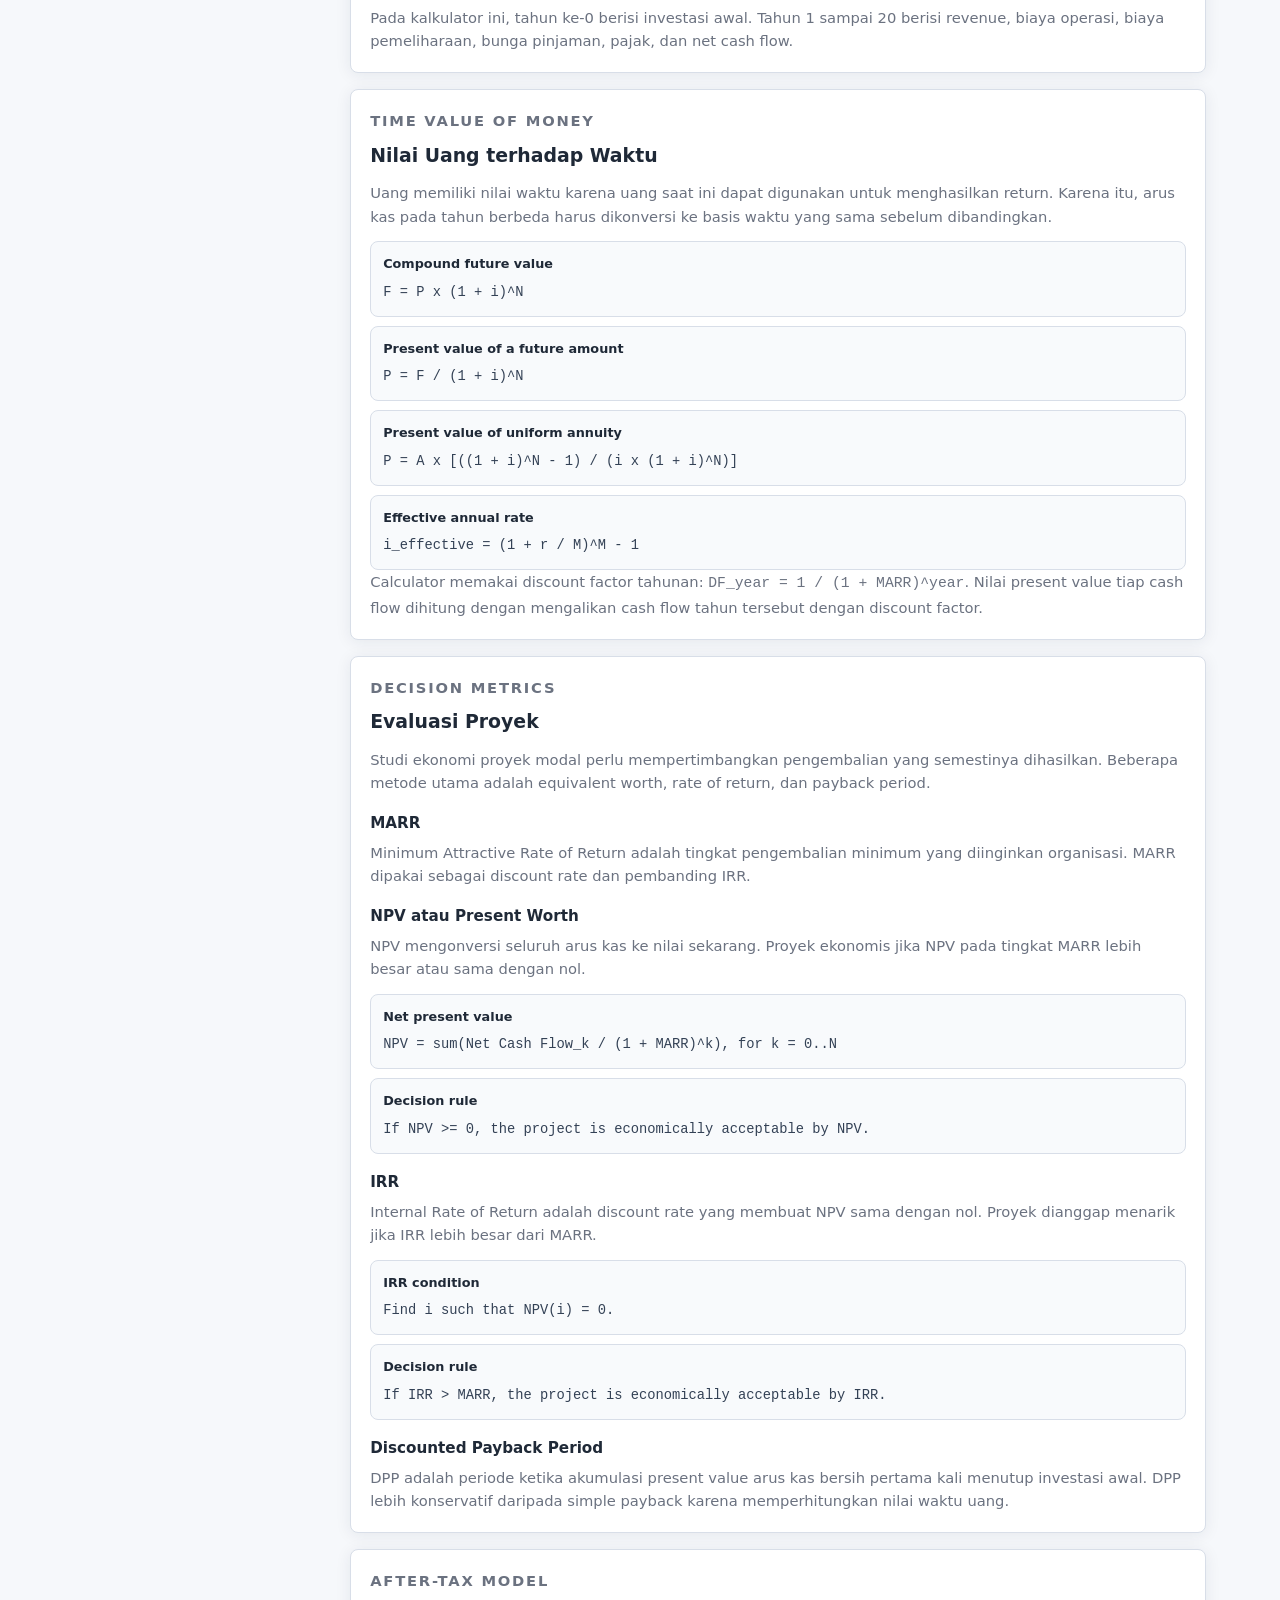
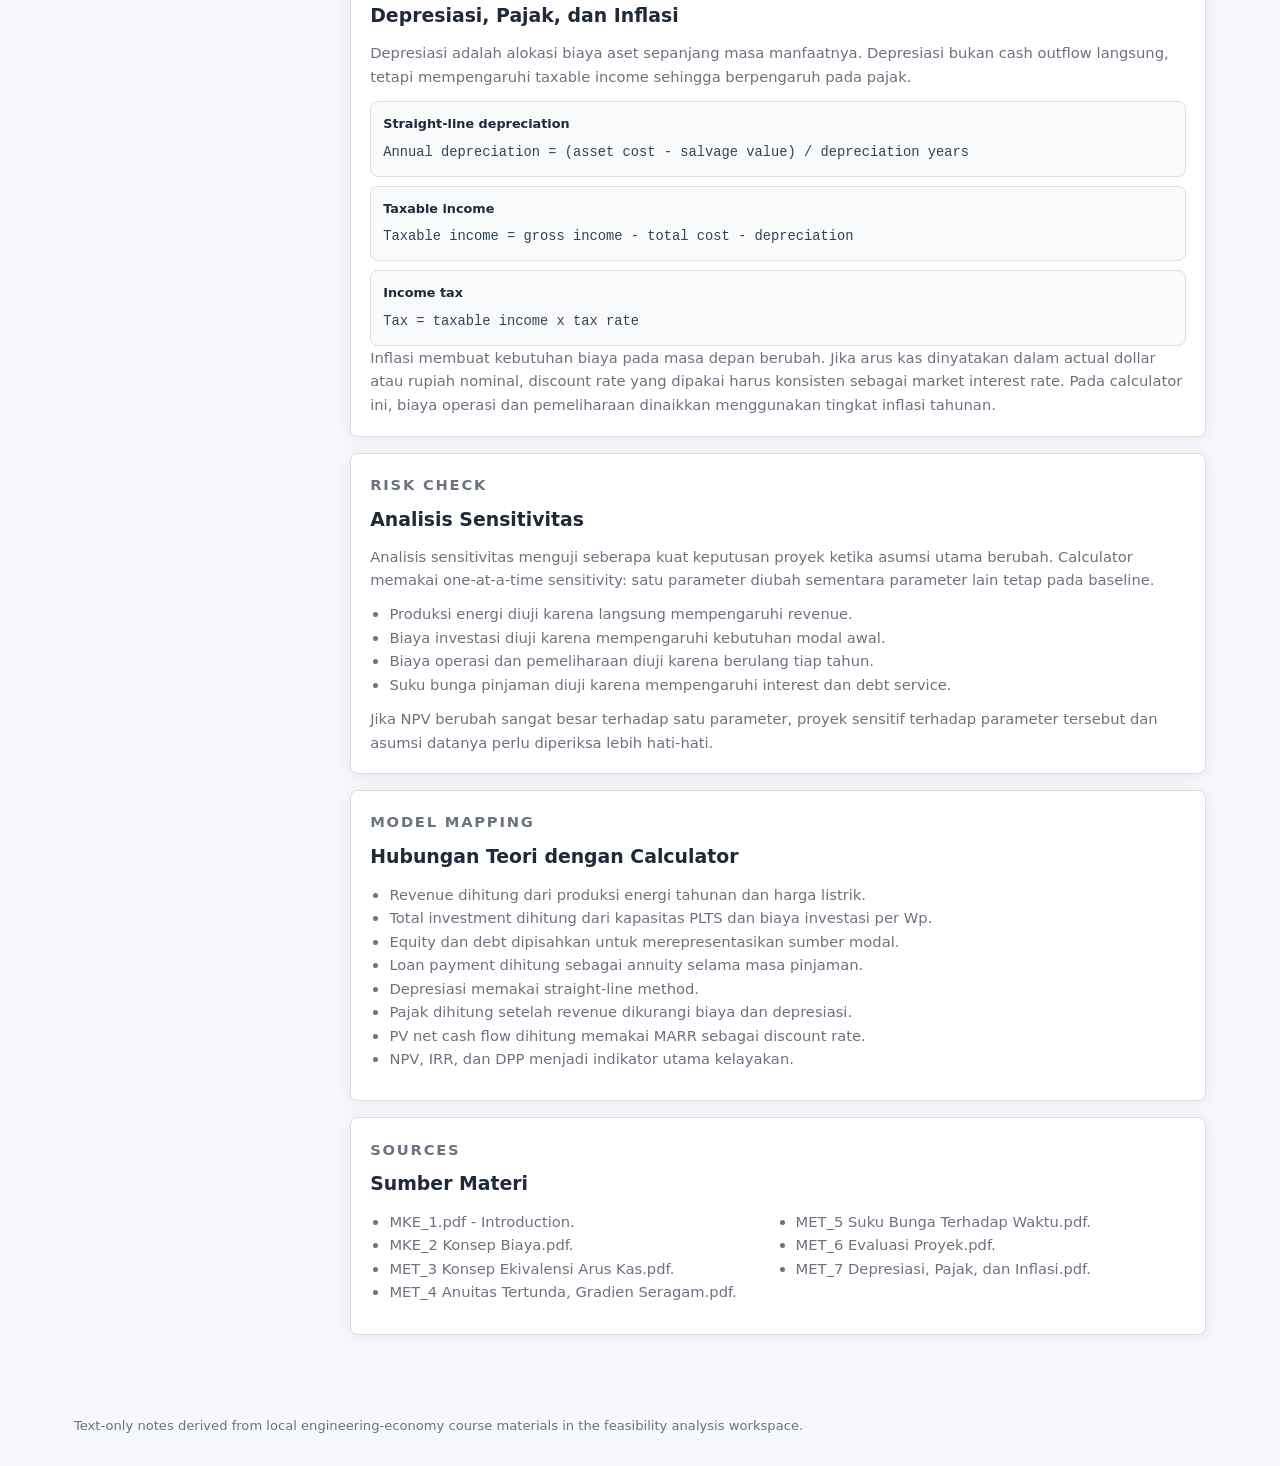
<file: projects/feasibility-analysis/theory.html>
<!DOCTYPE html>
<html lang="id">
<head>
  <meta charset="UTF-8" />
  <meta name="viewport" content="width=device-width, initial-scale=1.0" />
  <title>Feasibility Theory Notes | Rafi Kamil Arief</title>
  <link rel="stylesheet" href="style.css" />
</head>
<body>
  <header class="topbar">
    <a class="back-link" href="../../index.html">
      <svg viewBox="0 0 24 24" aria-hidden="true"><path d="M19 12H5"/><path d="m12 19-7-7 7-7"/></svg>
      Back to Portfolio
    </a>
    <nav class="page-tabs" aria-label="Feasibility analysis pages">
      <a href="index.html">Calculator</a>
      <a class="active" href="theory.html">Theory Notes</a>
    </nav>
  </header>

  <main class="wrap">
    <section class="hero">
      <p class="eyebrow">Engineering Economy</p>
      <h1>Teori Feasibility Analysis</h1>
      <p>
        Ringkasan teks dari materi Manajemen dan Ekonomi Teknik yang dipakai
        untuk memahami model kalkulator: struktur biaya, time value of money,
        discounted cash flow, NPV, IRR, payback period, depresiasi, pajak,
        inflasi, dan sensitivitas.
      </p>
    </section>

    <section class="theory-layout">
      <aside class="panel theory-nav" aria-label="Daftar teori">
        <a href="#engineering-economy">Ekonomi Teknik</a>
        <a href="#cost">Konsep Biaya</a>
        <a href="#cashflow">Arus Kas</a>
        <a href="#time-value">Time Value</a>
        <a href="#evaluation">Evaluasi Proyek</a>
        <a href="#tax">Depresiasi, Pajak, Inflasi</a>
        <a href="#sensitivity">Sensitivitas</a>
        <a href="#mapping">Mapping ke Kalkulator</a>
      </aside>

      <div class="theory-content">
        <article class="panel theory-card" id="engineering-economy">
          <p class="eyebrow">Foundation</p>
          <h2>Ekonomi Teknik dan Feasibility</h2>
          <p>
            Ekonomi teknik adalah evaluasi sistematis atas biaya dan manfaat
            suatu solusi teknik. Tujuannya bukan hanya menghitung apakah sebuah
            proyek dapat dibangun, tetapi apakah manfaat finansialnya cukup
            untuk menutup investasi, biaya operasi, risiko, dan target
            pengembalian modal dalam jangka panjang.
          </p>
          <ul>
            <li>Kembangkan alternatif sebelum membandingkan keputusan.</li>
            <li>Fokus pada perbedaan biaya dan manfaat antar alternatif.</li>
            <li>Gunakan sudut pandang dan satuan ukur yang konsisten.</li>
            <li>Pertimbangkan kriteria finansial, risiko, dan ketidakpastian.</li>
            <li>Tinjau ulang keputusan ketika asumsi berubah.</li>
          </ul>
        </article>

        <article class="panel theory-card" id="cost">
          <p class="eyebrow">Cost Structure</p>
          <h2>Konsep Biaya</h2>
          <p>
            Biaya adalah nilai yang dikorbankan untuk mendapatkan barang atau
            jasa yang diharapkan memberi manfaat saat ini atau masa depan.
            Dalam feasibility analysis, klasifikasi biaya penting karena tidak
            semua biaya diperlakukan sama di cash flow.
          </p>
          <ul>
            <li>Fixed cost: biaya yang relatif tidak berubah terhadap level produksi.</li>
            <li>Variable cost: biaya yang berubah mengikuti volume aktivitas.</li>
            <li>Direct cost: biaya yang terkait langsung dengan output.</li>
            <li>Indirect cost: biaya yang tidak langsung tetapi mendukung output.</li>
            <li>Cash cost: biaya yang benar-benar keluar sebagai pembayaran tunai.</li>
            <li>Book cost: biaya akuntansi tanpa arus kas langsung, seperti depresiasi.</li>
            <li>Sunk cost: biaya masa lalu yang tidak relevan untuk keputusan baru.</li>
            <li>Life-cycle cost: total biaya selama umur proyek, termasuk investment cost, operation and maintenance cost, dan disposal cost.</li>
          </ul>
          <div class="formula-list">
            <div class="formula">
              <strong>Total revenue</strong>
              <code>TR = quantity sold x selling price</code>
            </div>
            <div class="formula">
              <strong>Profit or loss</strong>
              <code>Profit = total revenue - total cost</code>
            </div>
            <div class="formula">
              <strong>Break-even point</strong>
              <code>BEP occurs when profit = 0, or total revenue = total cost.</code>
            </div>
          </div>
        </article>

        <article class="panel theory-card" id="cashflow">
          <p class="eyebrow">Cash Flow</p>
          <h2>Diagram Arus Kas</h2>
          <p>
            Diagram arus kas memvisualisasikan aliran uang pada waktu berbeda.
            Garis horizontal menunjukkan waktu, panah menunjukkan arus kas, dan
            tanda positif atau negatif bergantung pada sudut pandang analisis.
          </p>
          <ul>
            <li>P adalah present value atau nilai uang saat ini.</li>
            <li>F adalah future value atau nilai uang pada masa depan.</li>
            <li>A adalah arus kas seragam pada tiap periode.</li>
            <li>i adalah suku bunga efektif per periode.</li>
            <li>N adalah jumlah periode analisis.</li>
          </ul>
          <p>
            Pada kalkulator ini, tahun ke-0 berisi investasi awal. Tahun 1
            sampai 20 berisi revenue, biaya operasi, biaya pemeliharaan, bunga
            pinjaman, pajak, dan net cash flow.
          </p>
        </article>

        <article class="panel theory-card" id="time-value">
          <p class="eyebrow">Time Value of Money</p>
          <h2>Nilai Uang terhadap Waktu</h2>
          <p>
            Uang memiliki nilai waktu karena uang saat ini dapat digunakan untuk
            menghasilkan return. Karena itu, arus kas pada tahun berbeda harus
            dikonversi ke basis waktu yang sama sebelum dibandingkan.
          </p>
          <div class="formula-list">
            <div class="formula">
              <strong>Compound future value</strong>
              <code>F = P x (1 + i)^N</code>
            </div>
            <div class="formula">
              <strong>Present value of a future amount</strong>
              <code>P = F / (1 + i)^N</code>
            </div>
            <div class="formula">
              <strong>Present value of uniform annuity</strong>
              <code>P = A x [((1 + i)^N - 1) / (i x (1 + i)^N)]</code>
            </div>
            <div class="formula">
              <strong>Effective annual rate</strong>
              <code>i_effective = (1 + r / M)^M - 1</code>
            </div>
          </div>
          <p>
            Calculator memakai discount factor tahunan:
            <code>DF_year = 1 / (1 + MARR)^year</code>. Nilai present value
            tiap cash flow dihitung dengan mengalikan cash flow tahun tersebut
            dengan discount factor.
          </p>
        </article>

        <article class="panel theory-card" id="evaluation">
          <p class="eyebrow">Decision Metrics</p>
          <h2>Evaluasi Proyek</h2>
          <p>
            Studi ekonomi proyek modal perlu mempertimbangkan pengembalian yang
            semestinya dihasilkan. Beberapa metode utama adalah equivalent
            worth, rate of return, dan payback period.
          </p>
          <h3>MARR</h3>
          <p>
            Minimum Attractive Rate of Return adalah tingkat pengembalian
            minimum yang diinginkan organisasi. MARR dipakai sebagai discount
            rate dan pembanding IRR.
          </p>
          <h3>NPV atau Present Worth</h3>
          <p>
            NPV mengonversi seluruh arus kas ke nilai sekarang. Proyek
            ekonomis jika NPV pada tingkat MARR lebih besar atau sama dengan nol.
          </p>
          <div class="formula-list">
            <div class="formula">
              <strong>Net present value</strong>
              <code>NPV = sum(Net Cash Flow_k / (1 + MARR)^k), for k = 0..N</code>
            </div>
            <div class="formula">
              <strong>Decision rule</strong>
              <code>If NPV >= 0, the project is economically acceptable by NPV.</code>
            </div>
          </div>
          <h3>IRR</h3>
          <p>
            Internal Rate of Return adalah discount rate yang membuat NPV sama
            dengan nol. Proyek dianggap menarik jika IRR lebih besar dari MARR.
          </p>
          <div class="formula-list">
            <div class="formula">
              <strong>IRR condition</strong>
              <code>Find i such that NPV(i) = 0.</code>
            </div>
            <div class="formula">
              <strong>Decision rule</strong>
              <code>If IRR > MARR, the project is economically acceptable by IRR.</code>
            </div>
          </div>
          <h3>Discounted Payback Period</h3>
          <p>
            DPP adalah periode ketika akumulasi present value arus kas bersih
            pertama kali menutup investasi awal. DPP lebih konservatif daripada
            simple payback karena memperhitungkan nilai waktu uang.
          </p>
        </article>

        <article class="panel theory-card" id="tax">
          <p class="eyebrow">After-Tax Model</p>
          <h2>Depresiasi, Pajak, dan Inflasi</h2>
          <p>
            Depresiasi adalah alokasi biaya aset sepanjang masa manfaatnya.
            Depresiasi bukan cash outflow langsung, tetapi mempengaruhi taxable
            income sehingga berpengaruh pada pajak.
          </p>
          <div class="formula-list">
            <div class="formula">
              <strong>Straight-line depreciation</strong>
              <code>Annual depreciation = (asset cost - salvage value) / depreciation years</code>
            </div>
            <div class="formula">
              <strong>Taxable income</strong>
              <code>Taxable income = gross income - total cost - depreciation</code>
            </div>
            <div class="formula">
              <strong>Income tax</strong>
              <code>Tax = taxable income x tax rate</code>
            </div>
          </div>
          <p>
            Inflasi membuat kebutuhan biaya pada masa depan berubah. Jika arus
            kas dinyatakan dalam actual dollar atau rupiah nominal, discount
            rate yang dipakai harus konsisten sebagai market interest rate.
            Pada calculator ini, biaya operasi dan pemeliharaan dinaikkan
            menggunakan tingkat inflasi tahunan.
          </p>
        </article>

        <article class="panel theory-card" id="sensitivity">
          <p class="eyebrow">Risk Check</p>
          <h2>Analisis Sensitivitas</h2>
          <p>
            Analisis sensitivitas menguji seberapa kuat keputusan proyek ketika
            asumsi utama berubah. Calculator memakai one-at-a-time sensitivity:
            satu parameter diubah sementara parameter lain tetap pada baseline.
          </p>
          <ul>
            <li>Produksi energi diuji karena langsung mempengaruhi revenue.</li>
            <li>Biaya investasi diuji karena mempengaruhi kebutuhan modal awal.</li>
            <li>Biaya operasi dan pemeliharaan diuji karena berulang tiap tahun.</li>
            <li>Suku bunga pinjaman diuji karena mempengaruhi interest dan debt service.</li>
          </ul>
          <p>
            Jika NPV berubah sangat besar terhadap satu parameter, proyek
            sensitif terhadap parameter tersebut dan asumsi datanya perlu
            diperiksa lebih hati-hati.
          </p>
        </article>

        <article class="panel theory-card" id="mapping">
          <p class="eyebrow">Model Mapping</p>
          <h2>Hubungan Teori dengan Calculator</h2>
          <ul>
            <li>Revenue dihitung dari produksi energi tahunan dan harga listrik.</li>
            <li>Total investment dihitung dari kapasitas PLTS dan biaya investasi per Wp.</li>
            <li>Equity dan debt dipisahkan untuk merepresentasikan sumber modal.</li>
            <li>Loan payment dihitung sebagai annuity selama masa pinjaman.</li>
            <li>Depresiasi memakai straight-line method.</li>
            <li>Pajak dihitung setelah revenue dikurangi biaya dan depresiasi.</li>
            <li>PV net cash flow dihitung memakai MARR sebagai discount rate.</li>
            <li>NPV, IRR, dan DPP menjadi indikator utama kelayakan.</li>
          </ul>
        </article>

        <article class="panel theory-card">
          <p class="eyebrow">Sources</p>
          <h2>Sumber Materi</h2>
          <ul class="source-list">
            <li>MKE_1.pdf - Introduction.</li>
            <li>MKE_2 Konsep Biaya.pdf.</li>
            <li>MET_3 Konsep Ekivalensi Arus Kas.pdf.</li>
            <li>MET_4 Anuitas Tertunda, Gradien Seragam.pdf.</li>
            <li>MET_5 Suku Bunga Terhadap Waktu.pdf.</li>
            <li>MET_6 Evaluasi Proyek.pdf.</li>
            <li>MET_7 Depresiasi, Pajak, dan Inflasi.pdf.</li>
          </ul>
        </article>
      </div>
    </section>
  </main>

  <footer>
    <p>Text-only notes derived from local engineering-economy course materials in the feasibility analysis workspace.</p>
  </footer>
</body>
</html>
</file>
<file: projects/feasibility-analysis/style.css>
*, *::before, *::after { box-sizing: border-box; margin: 0; padding: 0; }

:root {
  --accent: #1e6df7;
  --accent-dark: #155dcc;
  --green: #15803d;
  --red: #b91c1c;
  --bg: #f6f8fb;
  --surface: #ffffff;
  --text: #1f2937;
  --muted: #6b7280;
  --border: #d8dee8;
  --shadow: 0 2px 16px rgba(20, 38, 66, 0.08);
  --radius: 8px;
  --max: 1180px;
}

html { font-size: 16px; }
body {
  font-family: -apple-system, "Segoe UI", system-ui, sans-serif;
  color: var(--text);
  background: var(--bg);
  line-height: 1.6;
}

a { color: inherit; text-decoration: none; }
svg { width: 18px; height: 18px; fill: none; stroke: currentColor; stroke-width: 2.3; stroke-linecap: round; stroke-linejoin: round; }

.topbar {
  position: sticky;
  top: 0;
  z-index: 10;
  height: 60px;
  display: flex;
  align-items: center;
  justify-content: space-between;
  gap: 1rem;
  padding: 0 1.5rem;
  background: rgba(255, 255, 255, 0.96);
  border-bottom: 1px solid var(--border);
}

.back-link {
  display: inline-flex;
  align-items: center;
  gap: 0.45rem;
  color: var(--accent);
  font-size: 0.9rem;
  font-weight: 700;
}

.page-tabs {
  display: inline-flex;
  align-items: center;
  gap: 0.35rem;
  padding: 0.2rem;
  border: 1px solid var(--border);
  border-radius: 999px;
  background: #fff;
}

.page-tabs a,
.source-pill {
  border: 1px solid rgba(30, 109, 247, 0.2);
  background: transparent;
  color: var(--accent);
  border-radius: 999px;
  padding: 0.25rem 0.75rem;
  font-size: 0.76rem;
  font-weight: 700;
}

.page-tabs a.active {
  background: rgba(30, 109, 247, 0.1);
}

.hero-link {
  margin-top: 1rem;
}

.hero-link a {
  color: var(--accent);
  font-weight: 750;
}

.wrap {
  width: 100%;
  max-width: var(--max);
  margin: 0 auto;
  padding: 3rem 1.5rem 4rem;
}

.hero {
  max-width: 760px;
  margin-bottom: 2rem;
}

.eyebrow {
  color: var(--accent);
  font-size: 0.75rem;
  font-weight: 800;
  letter-spacing: 0.12em;
  text-transform: uppercase;
  margin-bottom: 0.45rem;
}

h1 {
  font-size: clamp(1.9rem, 5vw, 3rem);
  line-height: 1.12;
  margin-bottom: 0.9rem;
}

.hero p {
  color: var(--muted);
  max-width: 720px;
}

.summary-grid {
  display: grid;
  grid-template-columns: repeat(4, minmax(0, 1fr));
  gap: 1rem;
  margin-bottom: 1rem;
}

.metric-card,
.panel {
  background: var(--surface);
  border: 1px solid var(--border);
  border-radius: var(--radius);
  box-shadow: var(--shadow);
}

.metric-card {
  padding: 1.1rem;
  min-height: 124px;
  display: flex;
  flex-direction: column;
  justify-content: space-between;
}

.metric-card span,
.metric-card small {
  color: var(--muted);
  font-size: 0.82rem;
}

.metric-card strong {
  font-size: clamp(1.1rem, 2vw, 1.55rem);
  line-height: 1.25;
}

.metric-card.positive strong,
.metric-card.positive small { color: var(--green); }
.metric-card.negative strong,
.metric-card.negative small { color: var(--red); }

.workspace {
  display: grid;
  grid-template-columns: minmax(280px, 380px) minmax(0, 1fr);
  gap: 1rem;
  align-items: start;
}

.panel { padding: 1.2rem; margin-bottom: 1rem; }
.panel-head { margin-bottom: 1rem; }
.panel h2 { font-size: 1.08rem; }

.theory-layout {
  display: grid;
  grid-template-columns: minmax(190px, 260px) minmax(0, 1fr);
  gap: 1rem;
  align-items: start;
}

.theory-nav {
  position: sticky;
  top: 76px;
}

.theory-nav a {
  display: block;
  color: var(--muted);
  font-size: 0.86rem;
  font-weight: 700;
  padding: 0.38rem 0;
}

.theory-nav a:hover {
  color: var(--accent);
}

.theory-content {
  min-width: 0;
}

.theory-card h2 {
  font-size: 1.18rem;
  margin-bottom: 0.7rem;
}

.theory-card h3 {
  font-size: 0.95rem;
  margin: 1rem 0 0.35rem;
}

.theory-card p,
.theory-card li {
  color: var(--muted);
  font-size: 0.92rem;
}

.theory-card ul {
  padding-left: 1.2rem;
  margin: 0.65rem 0;
}

.formula-list {
  display: grid;
  gap: 0.55rem;
  margin-top: 0.8rem;
}

.formula {
  border: 1px solid var(--border);
  border-radius: var(--radius);
  background: #f8fafc;
  padding: 0.75rem;
}

.formula strong {
  display: block;
  font-size: 0.8rem;
  color: var(--text);
  margin-bottom: 0.2rem;
}

.formula code {
  color: #334155;
  font-family: "SFMono-Regular", Consolas, "Liberation Mono", monospace;
  font-size: 0.86rem;
  white-space: normal;
}

.source-list {
  columns: 2;
}

.input-grid {
  display: grid;
  grid-template-columns: 1fr;
  gap: 0.75rem;
}

label {
  display: grid;
  gap: 0.28rem;
  color: var(--muted);
  font-size: 0.8rem;
  font-weight: 650;
}

input {
  width: 100%;
  min-height: 40px;
  border: 1px solid var(--border);
  border-radius: 7px;
  padding: 0.55rem 0.7rem;
  color: var(--text);
  background: #fff;
  font: inherit;
}

input:focus {
  outline: 2px solid rgba(30, 109, 247, 0.2);
  border-color: var(--accent);
}

.button-row { margin-top: 1rem; }
button {
  min-height: 40px;
  border: 1px solid var(--accent);
  background: var(--accent);
  color: #fff;
  border-radius: 7px;
  padding: 0 1rem;
  font-weight: 750;
  cursor: pointer;
}

button:hover { background: var(--accent-dark); }

.table-wrap {
  width: 100%;
  overflow-x: auto;
  border: 1px solid var(--border);
  border-radius: var(--radius);
}

table {
  width: 100%;
  border-collapse: collapse;
  min-width: 720px;
  font-size: 0.84rem;
}

th, td {
  padding: 0.65rem 0.75rem;
  text-align: right;
  border-bottom: 1px solid var(--border);
  white-space: nowrap;
}

th:first-child,
td:first-child { text-align: left; }

th {
  background: #f0f4fa;
  color: #42526b;
  font-size: 0.75rem;
  text-transform: uppercase;
  letter-spacing: 0.04em;
}

tr:last-child td { border-bottom: 0; }
.is-negative { color: var(--red); }
.is-positive { color: var(--green); }

footer {
  max-width: var(--max);
  margin: 0 auto;
  padding: 0 1.5rem 2rem;
  color: var(--muted);
  font-size: 0.82rem;
}

@media (max-width: 900px) {
  .summary-grid { grid-template-columns: repeat(2, minmax(0, 1fr)); }
  .workspace { grid-template-columns: 1fr; }
  .theory-layout { grid-template-columns: 1fr; }
  .theory-nav { position: static; }
  .source-list { columns: 1; }
}

@media (max-width: 560px) {
  .topbar {
    align-items: flex-start;
    flex-direction: column;
    height: auto;
    padding: 0.8rem 1rem;
  }
  .page-tabs {
    width: 100%;
    justify-content: space-between;
  }
  .page-tabs a {
    flex: 1;
    text-align: center;
  }
  .wrap { padding: 2rem 1rem 3rem; }
  .summary-grid { grid-template-columns: 1fr; }
  .panel { padding: 1rem; }
}
</file>
